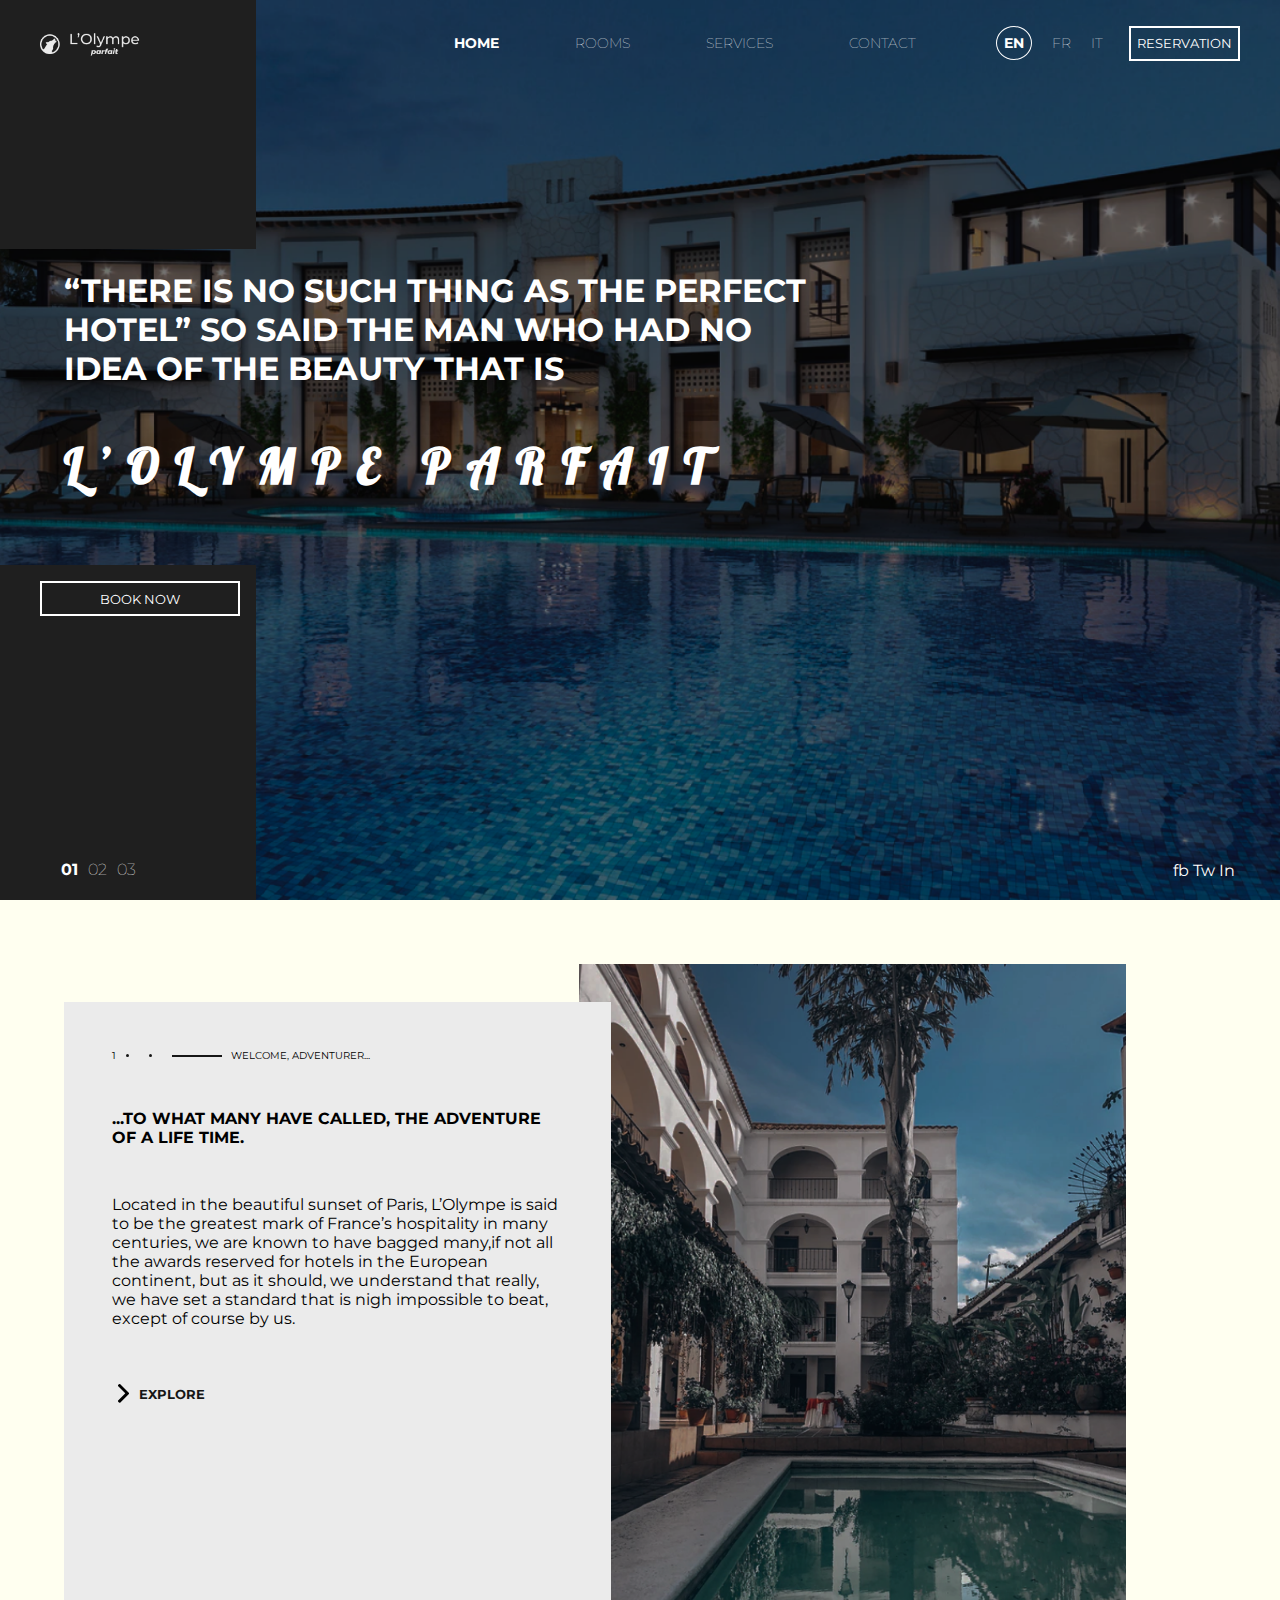
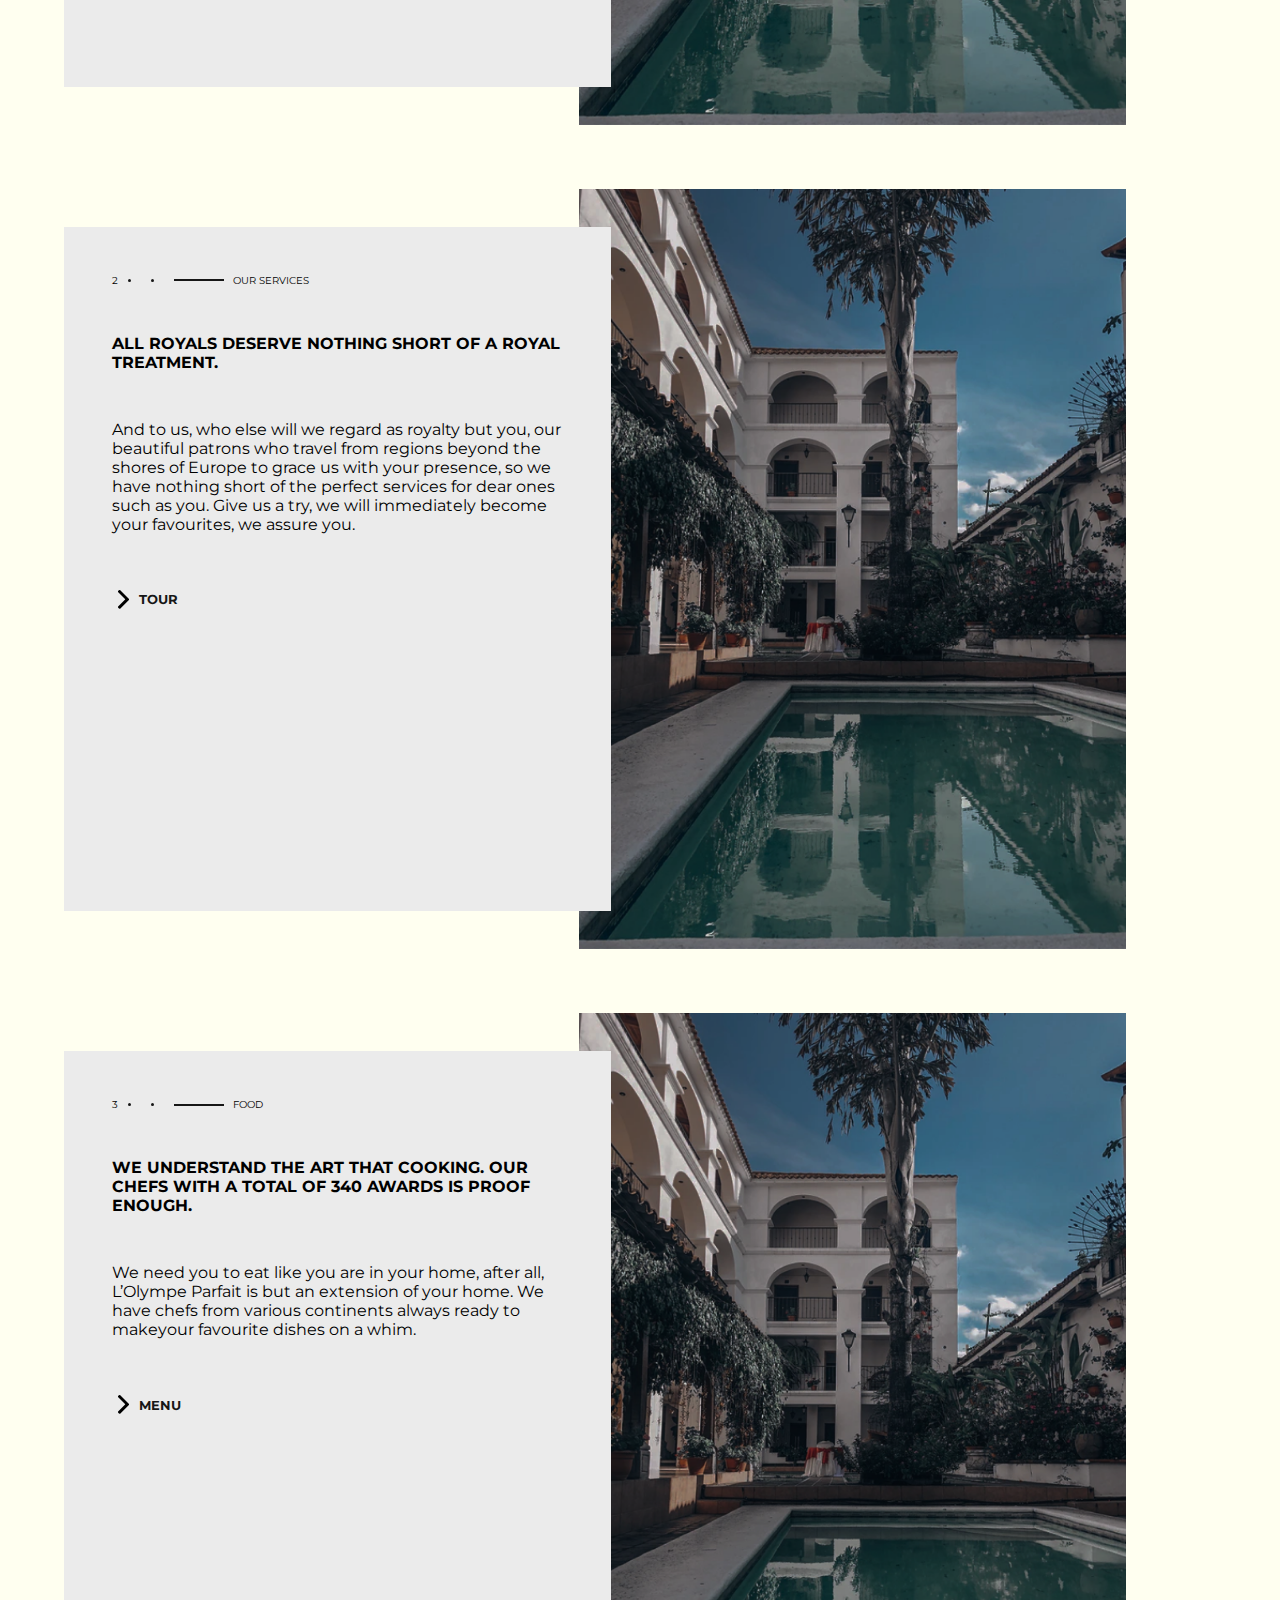
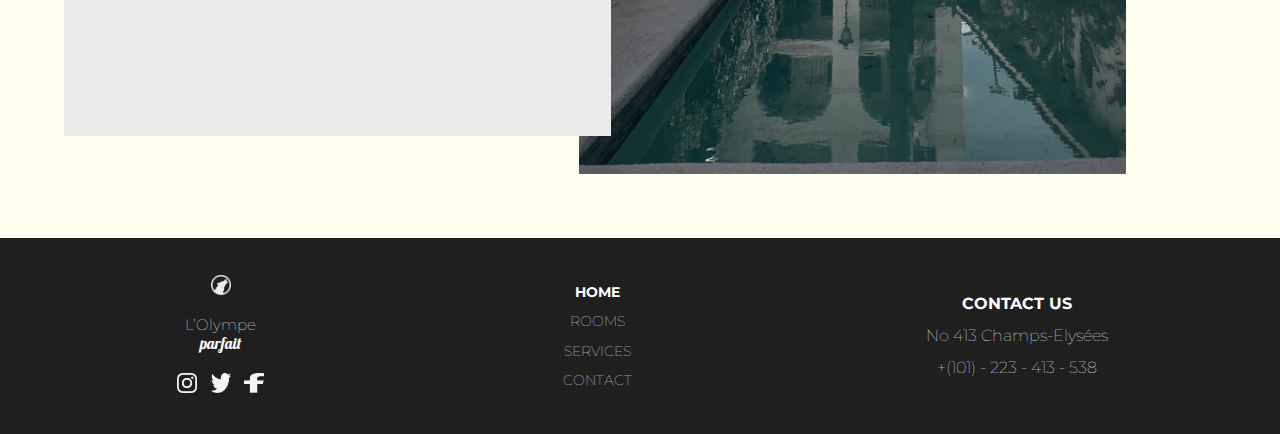
<file: index.html>
<!DOCTYPE html>
<html lang="en">
<head>
  <meta charset="UTF-8">
  <meta name="viewport" content="width=device-width, initial-scale=1.0">
  <link rel="stylesheet" href="css/header-nav.css">
  <link rel="stylesheet" href="css/landing-page.css">
  <link rel="stylesheet" href="/css/footer.css">
  <link href="https://fonts.googleapis.com/css2?family=Lobster&family=Montserrat:wght@100;300;400&display=swap" rel="stylesheet">
  <title>Team Neon-Omega</title>
</head>
<body>
  <!-- ------ BACKGROUND CAROUSEL --------------- -->
  <div class="carousel slide carousel-fade" data-ride="carousel">
    <div class="item active">
    </div>
    <div class="item">
    </div>
    <div class="item">
    </div>
</div>
  <section class="header">
    
    <!-- ----------------- HEADER ---------------------------------- -->
    <header>
      <img src="./img/assets/Logo.png" alt="I-Olympe-parfait-logo">
      <nav id="nav">
        <ul class="nav">
          <li class="active">home</li>
          <li><a href="./rooms.html">rooms</a></li>
          <li><a href="./services.html">services</a></li>
          <li><a href="./contact.html">contact</a></li>
        </ul>
        <ul class="lang">
          <li class="active">en</li>
          <li>fr</li>
          <li>it</li>
        </ul>
        <button class="btn reserv">reservation</button>
      </nav>
      <!--  MOBILE HAMBURGER -->
      <img src="./img/assets/hamBurger.png" alt="" id="h_burger" class="hamburger">
    </header>

    <div class="container">
      <div class="gray-div first"></div>
    <h1>“There is no such thing as the perfect hotel” so said the man who had no idea of the beauty that is 
      <br> <p>L’Olympe Parfait</p>
    </h1>

    

    <div class="gray-div second">
      <div class="booking-cont">
        <button class="btn book-now">book now</button>
        <div>
          <div class="counter">
            <ul>
              <li class="active">01</li>
              <li>02</li>
              <li>03</li>
<!--               <li>04</li> -->
            </ul>
          </div>
        </div>
      </div>
    </div>
    </div>
    <div class="social">
      <span><a href="#">fb</a></span>
      <span><a href="#">tw</a></span>
      <span><a href="#">in</a></span>
    </div>
  </section>
  <main>
    <!-- build main content here -->
    <section class="home-main-cont">
      <div class="container">
        
        <div class="info">
          <div class="title-cont">
            <span class="num">1</span>
            <p class="dot"></p>
            <p class="dot"></p>
            <p class="line"></p>
            <span class="title">WELCOME, ADVENTURER...</span>
          </div>
          <h4 class="info-header">
            ...TO WHAT MANY HAVE CALLED, THE ADVENTURE OF A LIFE TIME.
          </h4>
          <p class="info-paragraph">
            Located in the beautiful sunset of Paris, 
            L’Olympe is said to be the greatest mark of France’s 
            hospitality in many centuries, we are known to have 
            bagged many,if not all the awards reserved for hotels 
            in the European continent, but as it should, we 
            understand that really, we have set a standard that is 
            nigh impossible to beat, except of course by us.
          </p>
          <button cla\btn><img src="/img/assets/arrow-right.png" alt=""> explore</button>
        </div>

        <div class="img-cont">
          <img src="/img/img-4.png" alt="">
        </div>
      </div>
      <div class="container">
        
        <div class="info">
          <div class="title-cont">
            <span class="num">2</span>
            <p class="dot"></p>
            <p class="dot"></p>
            <p class="line"></p>
            <span class="title">OUR SERVICES</span>
          </div>
          <h4 class="info-header">
            ALL ROYALS DESERVE NOTHING SHORT OF A ROYAL TREATMENT.
          </h4>
          <p class="info-paragraph">
            And to us, who else will we regard as royalty but you, 
            our beautiful patrons who travel from regions beyond
            the shores of Europe to grace us with your presence, so
            we have nothing short of the perfect services for dear 
            ones such as you. Give us a try, we will immediately become your favourites, we assure you.
          </p>
          <button cla\btn><img src="/img/assets/arrow-right.png" alt=""> tour</button>
        </div>

        <div class="img-cont">
          <img src="/img/img-4.png" alt="">
        </div>
      </div>
      <div class="container">
        
        <div class="info">
          <div class="title-cont">
            <span class="num">3</span>
            <p class="dot"></p>
            <p class="dot"></p>
            <p class="line"></p>
            <span class="title">FOOD</span>
          </div>
          <h4 class="info-header">
            WE UNDERSTAND THE ART THAT
            COOKING. OUR CHEFS WITH A
            TOTAL OF 340 AWARDS IS PROOF ENOUGH.
          </h4>
          <p class="info-paragraph">
            We need you to eat like you are in your home, after all,
            L’Olympe Parfait is but an extension of your home. We
            have chefs from various continents always ready to makeyour favourite dishes on a whim. 
          </p>
          <button cla\btn><img src="/img/assets/arrow-right.png" alt=""> MENU</button>
        </div>

        <div class="img-cont">
          <img src="/img/img-4.png" alt="">
        </div>
      </div>
    </section>
  </main>
  <!-- dont do the footer -->
  <footer>
    <div class="logo-socials-cont">
      <img src="/img/footer-logo.png" alt="logo">
      <p> L’Olympe <br> <span>parfait</span></p>
      <div class="socials">
        <img src="/img/assets/ig.png" alt="">
        <img src="/img/assets/twitter.png" alt="">
        <img src="/img/assets/fb.png" alt="">
      </div>
    </div>
    <div class="footer-nav">
      <ul>
        <li class="active">home</li>
          <li><a href="./rooms.html">rooms</a></li>
          <li><a href="./services.html">services</a></li>
          <li><a href="./contact.html">contact</a></li>
      </ul>
    </div>
    <div class="footer-contact">
      <p>CONTACT US</p>
      <p>No 413 Champs-Elysées</p>
      <p>+(101) - 223 - 413 - 538</p>
    </div>
  </footer>
  <script src="js/script.js"></script>
</body>
</html>
</file>
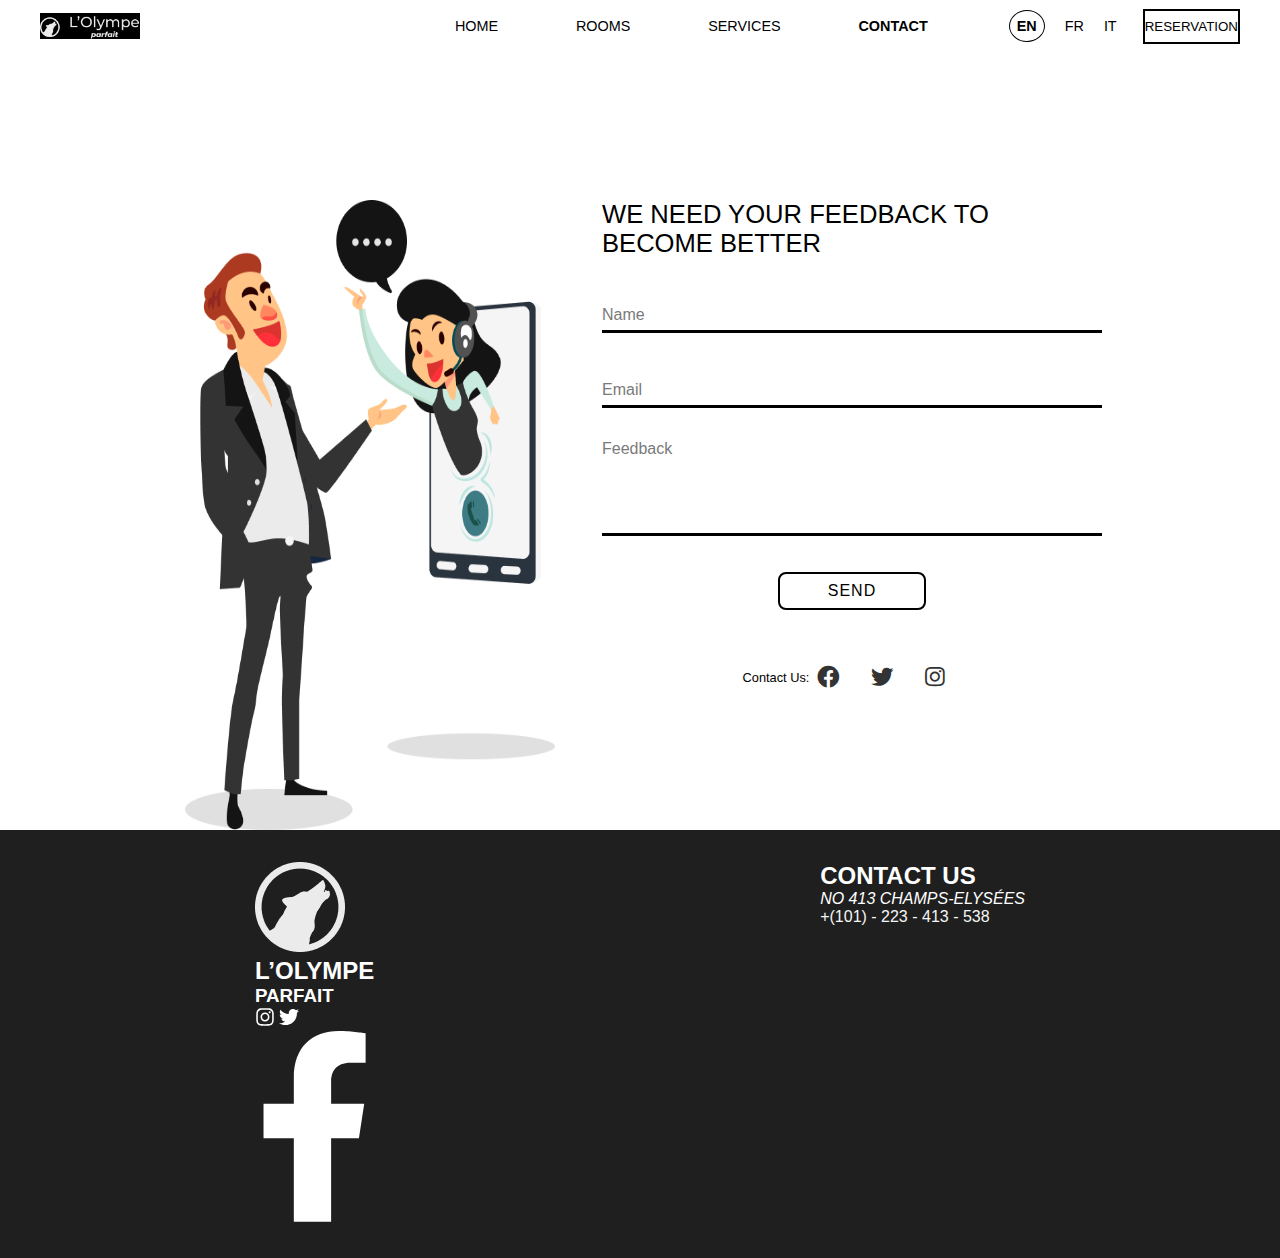
<file: contact.html>
<!DOCTYPE html>
<html lang="en">
<head>
  <meta charset="UTF-8">
  <meta name="viewport" content="width=device-width, initial-scale=1.0">
  <link rel="stylesheet" href="https://cdnjs.cloudflare.com/ajax/libs/font-awesome/5.13.0/css/all.min.css">
  <link rel="stylesheet" href="./css/header-nav.css">
  <link rel="stylesheet" href="./css/contact.css">
  <link rel="stylesheet" href="./css/footer.css">
  <title>Contact</title>
</head>
<body>
  <section class="header" style="color: black">
    
    <!-- ----------------- HEADER ---------------------------------- -->
    <header>
      <img src="./img/assets/Logo.png" alt="I-Olympe-parfait-logo" style="color: black; background-color: black;">
      <nav id="nav">
        <ul class="nav">
          <li><a href="./index.html">home</a></li>
          <li><a href="./rooms.html">rooms</a></li>
          <li><a href="./services.html">services</a></li>
          <li class="active"><a href="./contact.html">contact</a></li>
        </ul>
        <ul class="lang">
          <li class="active" style="border-color: black;">en</li>
          <li>fr</li>
          <li>it</li>
        </ul>
        <button class="btn reserv" style='border-color: black;color: black;'>reservation</button>
      </nav>
      <img src="./img/assets/hamBurger.png" alt="" id="h_burger" class="hamburger">
    </header>

    <main>
      <section>
        <div class="images-section">
          <img src="./img/feedback.png" alt=''>


        </div>
      </section>
      <section class="form-section">
        <h2>We need your feedback to become better</h2>
        <div class="form__input">
          <input type="text" name="name" required="" autocomplete="none">
          <label for="name">Name</label>
        </div>
        <div class="form__input">
          <input type="email" name="email" required="" autocomplete="none">
          <label for="email">Email</label>
        </div>
        <div class="form__input">
          <textarea name="feedback" required="" autocomplete="none"></textarea>
          <label for="feedback">Feedback</label>
        </div>
        <div class="form__button">
          <input type="submit" value="SEND">
        </div>
        <div class="form-section__footer">
          <p>Contact Us: </p>
          <div class="icons">
            <i class="fab fa-facebook"></i>
            <i class="fab fa-twitter"></i>
            <i class="fab fa-instagram"></i>
          </div>
        </div>
      </section>
    </main>

    <footer>
      <div class="icons-socials">
        <img src="img/footer-logo.png" alt="logo">
        <h2>L’Olympe</h2>
        <h3>parfait</h3>
        <div class="footer-social">
          <svg width=20 height=20 aria-hidden="true" focusable="false" data-prefix="fab" data-icon="instagram" class="svg-inline--fa fa-instagram fa-w-14" role="img" xmlns="http://www.w3.org/2000/svg" viewBox="0 0 448 512"><path fill="currentColor" d="M224.1 141c-63.6 0-114.9 51.3-114.9 114.9s51.3 114.9 114.9 114.9S339 319.5 339 255.9 287.7 141 224.1 141zm0 189.6c-41.1 0-74.7-33.5-74.7-74.7s33.5-74.7 74.7-74.7 74.7 33.5 74.7 74.7-33.6 74.7-74.7 74.7zm146.4-194.3c0 14.9-12 26.8-26.8 26.8-14.9 0-26.8-12-26.8-26.8s12-26.8 26.8-26.8 26.8 12 26.8 26.8zm76.1 27.2c-1.7-35.9-9.9-67.7-36.2-93.9-26.2-26.2-58-34.4-93.9-36.2-37-2.1-147.9-2.1-184.9 0-35.8 1.7-67.6 9.9-93.9 36.1s-34.4 58-36.2 93.9c-2.1 37-2.1 147.9 0 184.9 1.7 35.9 9.9 67.7 36.2 93.9s58 34.4 93.9 36.2c37 2.1 147.9 2.1 184.9 0 35.9-1.7 67.7-9.9 93.9-36.2 26.2-26.2 34.4-58 36.2-93.9 2.1-37 2.1-147.8 0-184.8zM398.8 388c-7.8 19.6-22.9 34.7-42.6 42.6-29.5 11.7-99.5 9-132.1 9s-102.7 2.6-132.1-9c-19.6-7.8-34.7-22.9-42.6-42.6-11.7-29.5-9-99.5-9-132.1s-2.6-102.7 9-132.1c7.8-19.6 22.9-34.7 42.6-42.6 29.5-11.7 99.5-9 132.1-9s102.7-2.6 132.1 9c19.6 7.8 34.7 22.9 42.6 42.6 11.7 29.5 9 99.5 9 132.1s2.7 102.7-9 132.1z"></path></svg>
          <svg width=20 height=20 aria-hidden="true" focusable="false" data-prefix="fab" data-icon="twitter" class="svg-inline--fa fa-twitter fa-w-16" role="img" xmlns="http://www.w3.org/2000/svg" viewBox="0 0 512 512"><path fill="currentColor" d="M459.37 151.716c.325 4.548.325 9.097.325 13.645 0 138.72-105.583 298.558-298.558 298.558-59.452 0-114.68-17.219-161.137-47.106 8.447.974 16.568 1.299 25.34 1.299 49.055 0 94.213-16.568 130.274-44.832-46.132-.975-84.792-31.188-98.112-72.772 6.498.974 12.995 1.624 19.818 1.624 9.421 0 18.843-1.3 27.614-3.573-48.081-9.747-84.143-51.98-84.143-102.985v-1.299c13.969 7.797 30.214 12.67 47.431 13.319-28.264-18.843-46.781-51.005-46.781-87.391 0-19.492 5.197-37.36 14.294-52.954 51.655 63.675 129.3 105.258 216.365 109.807-1.624-7.797-2.599-15.918-2.599-24.04 0-57.828 46.782-104.934 104.934-104.934 30.213 0 57.502 12.67 76.67 33.137 23.715-4.548 46.456-13.32 66.599-25.34-7.798 24.366-24.366 44.833-46.132 57.827 21.117-2.273 41.584-8.122 60.426-16.243-14.292 20.791-32.161 39.308-52.628 54.253z"></path></svg>
          <svg aria-hidden="true" focusable="false" data-prefix="fab" data-icon="facebook-f" class="svg-inline--fa fa-facebook-f fa-w-10" role="img" xmlns="http://www.w3.org/2000/svg" viewBox="0 0 320 512"><path fill="currentColor" d="M279.14 288l14.22-92.66h-88.91v-60.13c0-25.35 12.42-50.06 52.24-50.06h40.42V6.26S260.43 0 225.36 0c-73.22 0-121.08 44.38-121.08 124.72v70.62H22.89V288h81.39v224h100.17V288z"></path></svg>
        </div>
      </div>
      <div class="contact-info">
        <h2>Contact Us</h2>
        <address>No 413 Champs-Elysées</address>
        <a href="tel:101223413538">+(101) - 223 - 413 - 538</a>
      </div>
    </footer>

  <script src="js/script.js"></script>
</body>
</html>
</file>
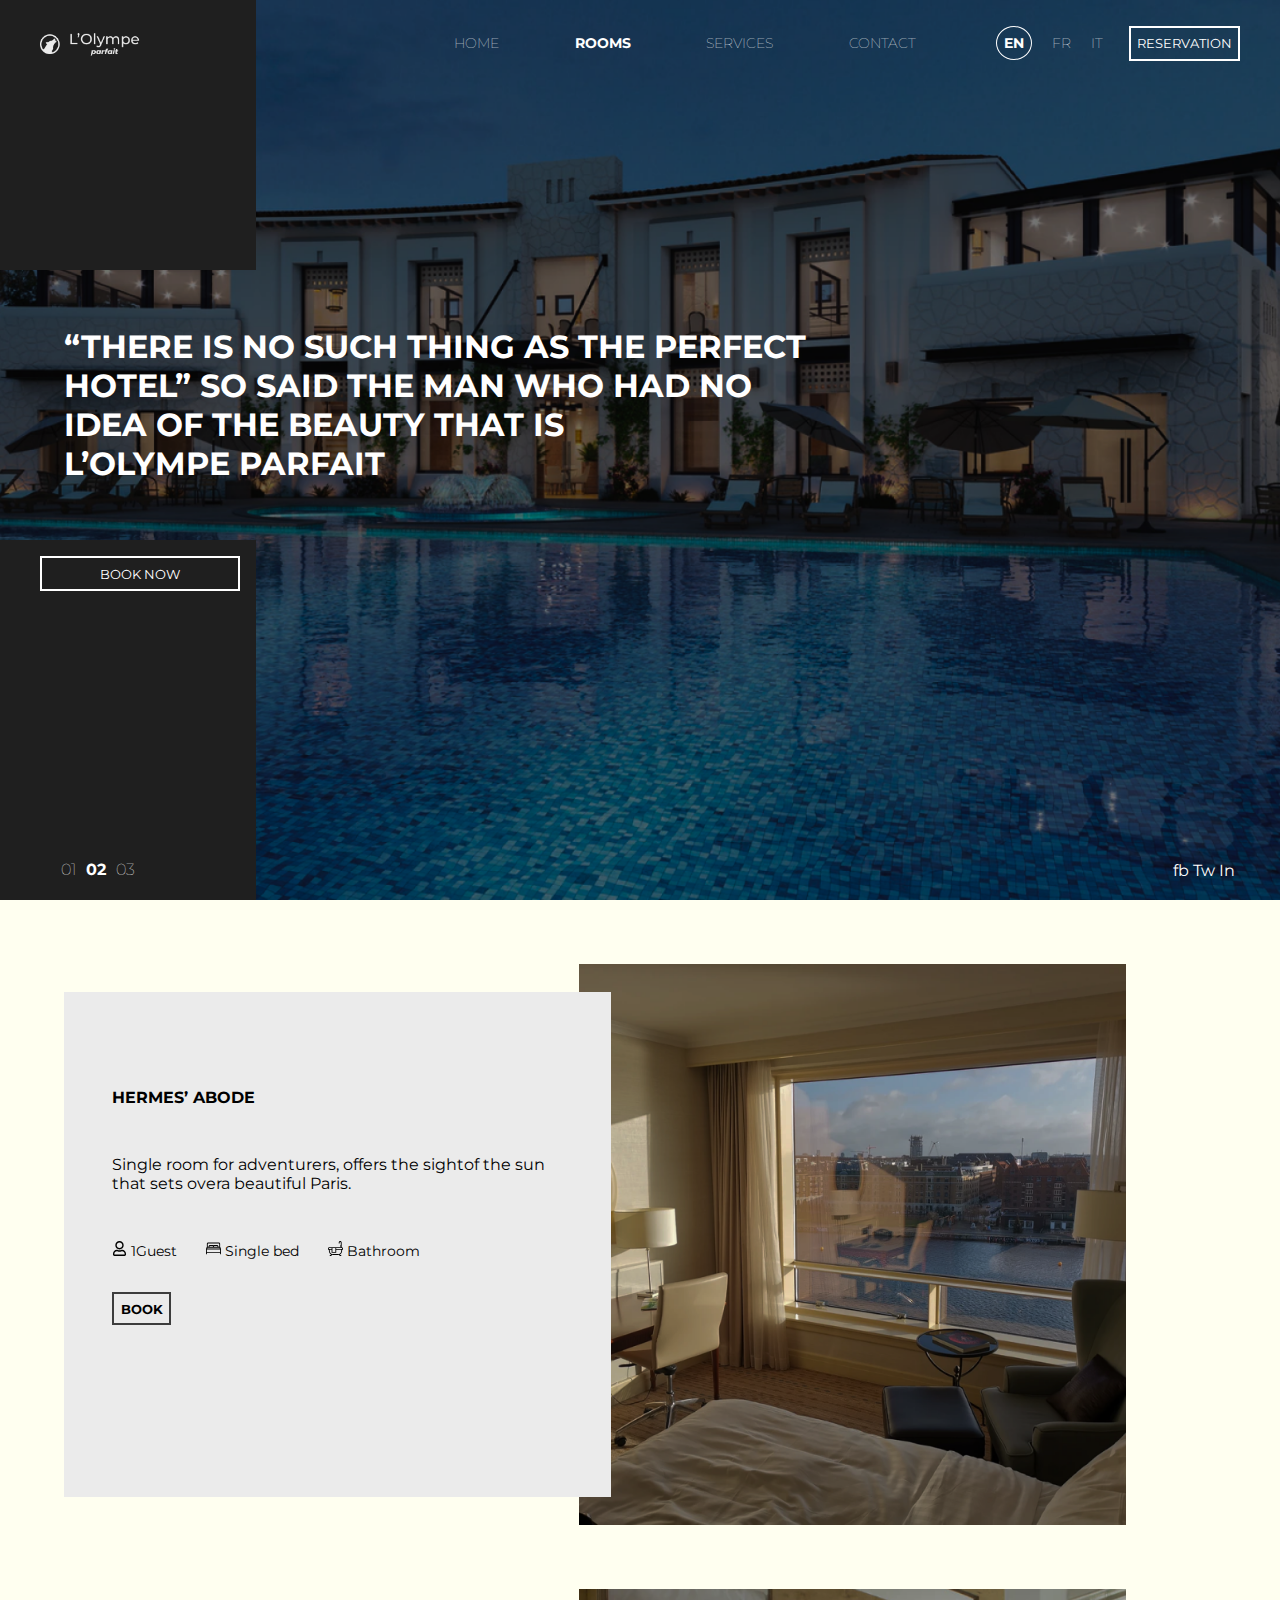
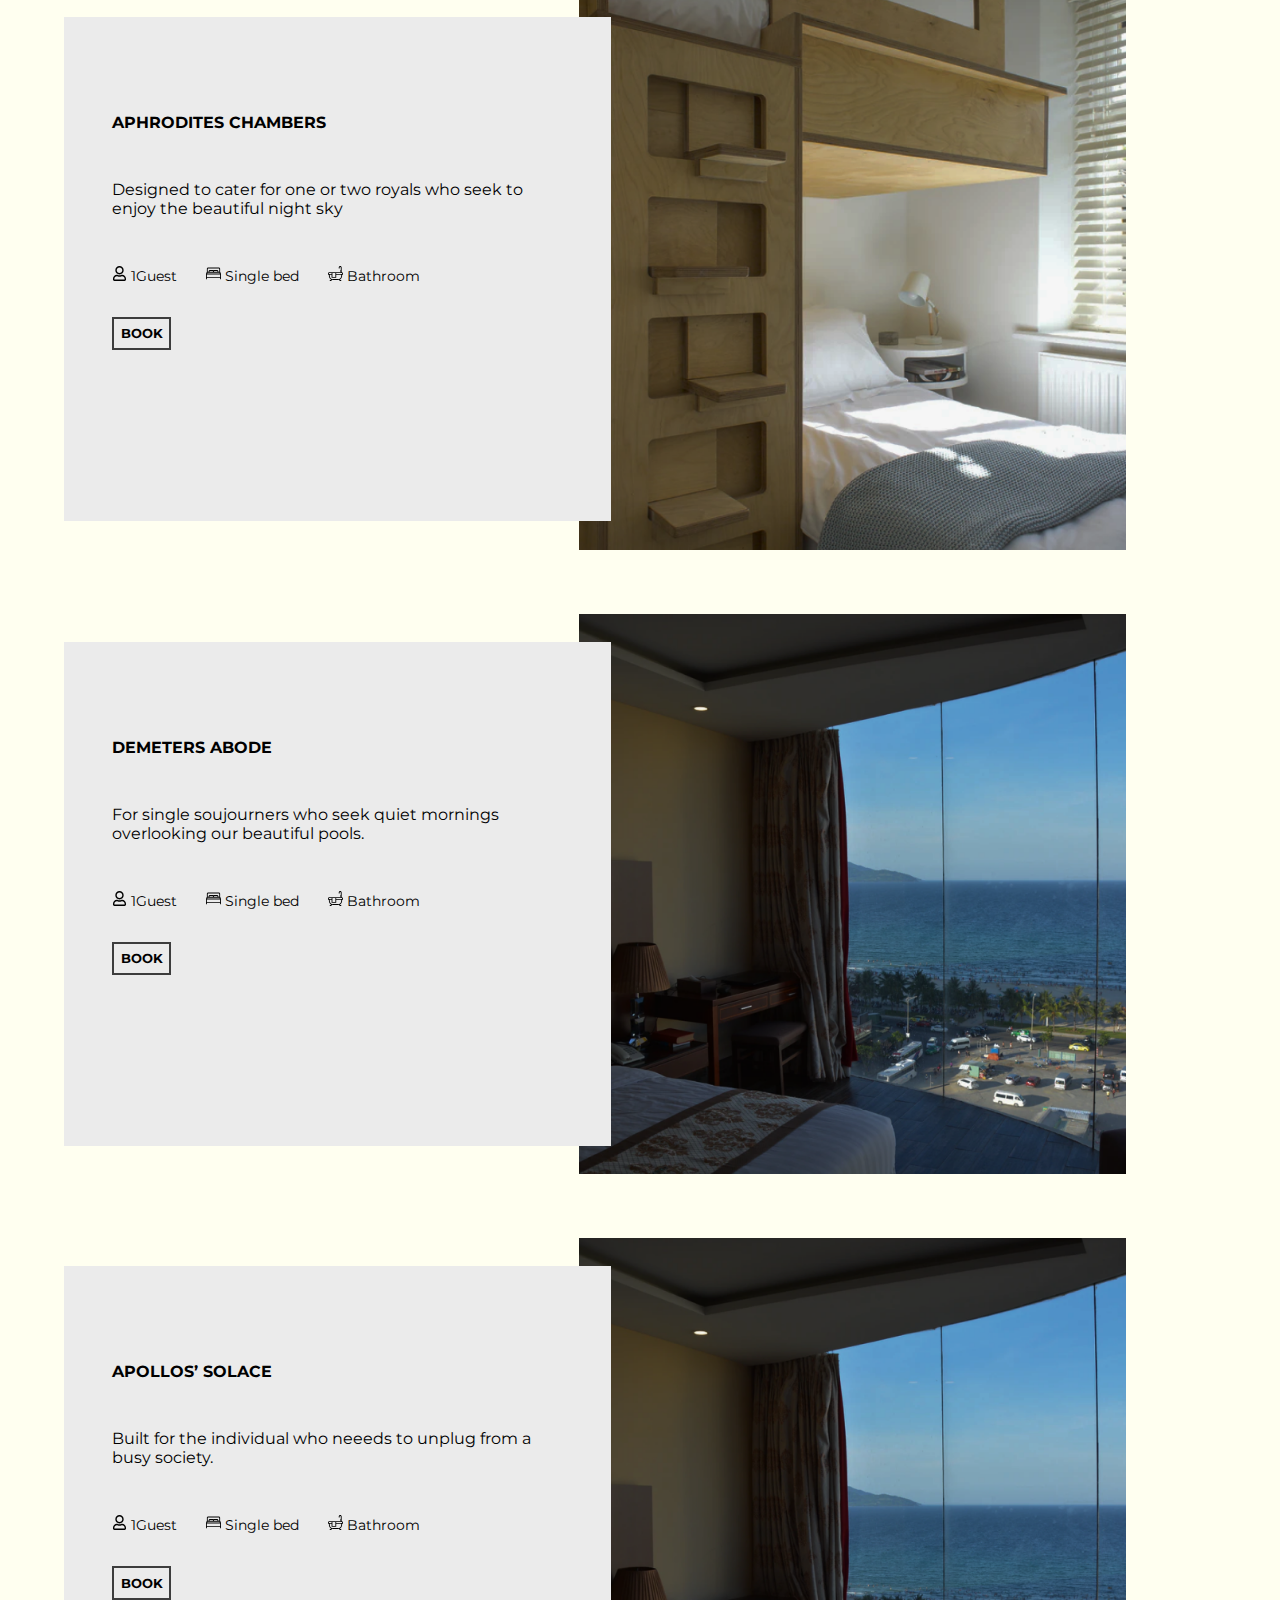
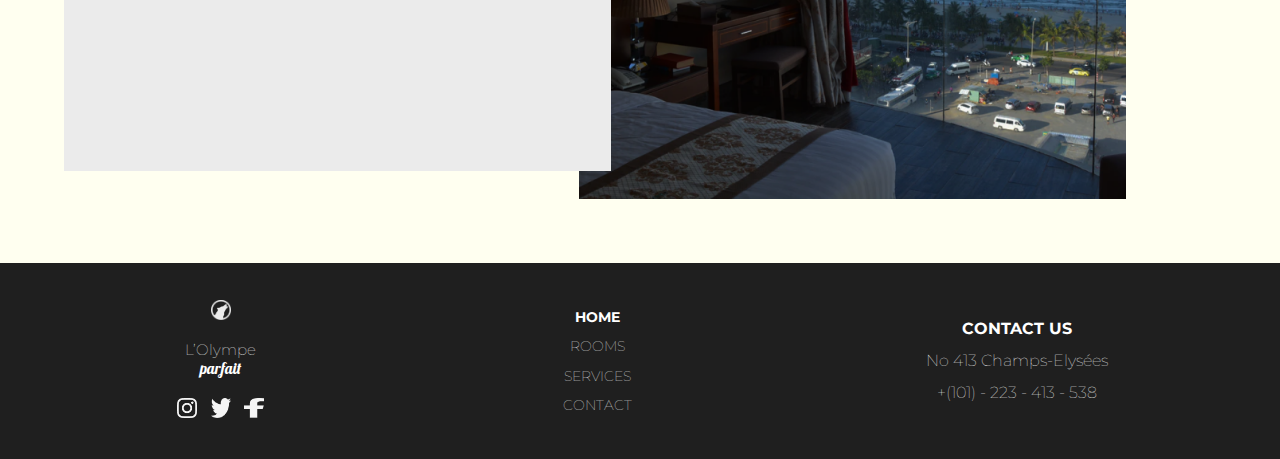
<file: rooms.html>
<!DOCTYPE html>
<html lang="en">
<head>
  <meta charset="UTF-8">
  <meta name="viewport" content="width=device-width, initial-scale=1.0">
  <link rel="stylesheet" href="css/header-nav.css">
  <link rel="stylesheet" href="css/landing-page.css">
  <link href="https://fonts.googleapis.com/css2?family=Lobster&family=Montserrat:wght@100;300;400&display=swap" rel="stylesheet">
  <link rel="stylesheet" href="css/rooms.css">
  <link rel="stylesheet" href="css/footer.css">
  
  <title>Team Neon-Omega</title>
</head>
<body>
  <!-- ------ BACKGROUND CAROUSEL --------------- -->
  <div class="carousel slide carousel-fade" data-ride="carousel">
        <div class="item active">
        </div>
        <div class="item">
        </div>
        <div class="item">
        </div>
  </div>
  <!-- HEADER -->
  <section class="header">
    
    <!-- ----------------- HEADER ---------------------------------- -->
    <header>
      <img src="./img/assets/Logo.png" alt="I-Olympe-parfait-logo">
      <nav id="nav">
        <ul class="nav">
          <li><a href="./index.html">home</a></li>
          <li class="active"><a href="./rooms.html">rooms</a></li>
          <li><a href="./services.html">services</a></li>
          <li><a href="./contact.html">contact</a></li>
        </ul>
        <ul class="lang">
          <li class="active">en</li>
          <li>fr</li>
          <li>it</li>
        </ul>
        <button class="btn reserv">reservation</button>
      </nav>
      <img src="./img/assets/hamBurger.png" alt="" id="h_burger" class="hamburger">
    </header>

    <div class="container">
      <div class="gray-div first"></div>
    <h1>“There is no such thing as the perfect hotel” so said the man who had no idea of the beauty that is 
      <br> <span>L’Olympe Parfait</span>
    </h1>

    

    <div class="gray-div second">
      <div class="booking-cont">
        <button class="btn book-now">book now</button>
        <div>
          <div class="counter">
            <ul>
              <li>01</li>
              <li class="active">02</li>
              <li>03</li>
<!--               <li>04</li> -->
            </ul>
          </div>
        </div>
      </div>
    </div>
    </div>
    <div class="social">
      <span><a href="#">fb</a></span>
      <span><a href="#">tw</a></span>
      <span><a href="#">in</a></span>
    </div>
  </section>
  <main>
    <!-- build main content here -->
    <section class="home-main-cont">
      <div class="container">
        
        <div class="info"> 
          <!-- <div class="title-cont">
            <span class="num">1</span>
            <p class="dot"></p>
            <p class="dot"></p>
            <p class="line"></p>
            <span class="title">WELCOME, ADVENTURER...</span>
          </div> -->
          <h4 class="info-header">
            HERMES’ ABODE
          </h4>
          <p class="info-paragraph">
            Single room for adventurers, offers the
            sightof the sun that sets overa beautiful
            Paris. 
          </p>
          <div class="features">
            <ul class="ul">
              <li>
                <svg width="15" height="15" viewBox="0 0 20 23" fill="none" xmlns="http://www.w3.org/2000/svg">
                <path d="M14 13.5714C12.7188 13.5714 12.1027 14.2857 10 14.2857C7.89732 14.2857 7.28571 13.5714 6 13.5714C2.6875 13.5714 0 16.2589 0 19.5714V20.7143C0 21.8973 0.959821 22.8571 2.14286 22.8571H17.8571C19.0402 22.8571 20 21.8973 20 20.7143V19.5714C20 16.2589 17.3125 13.5714 14 13.5714ZM17.8571 20.7143H2.14286V19.5714C2.14286 17.4464 3.875 15.7143 6 15.7143C6.65179 15.7143 7.70982 16.4286 10 16.4286C12.308 16.4286 13.3438 15.7143 14 15.7143C16.125 15.7143 17.8571 17.4464 17.8571 19.5714V20.7143ZM10 12.8571C13.5491 12.8571 16.4286 9.97768 16.4286 6.42857C16.4286 2.87946 13.5491 0 10 0C6.45089 0 3.57143 2.87946 3.57143 6.42857C3.57143 9.97768 6.45089 12.8571 10 12.8571ZM10 2.14286C12.3616 2.14286 14.2857 4.06696 14.2857 6.42857C14.2857 8.79018 12.3616 10.7143 10 10.7143C7.63839 10.7143 5.71429 8.79018 5.71429 6.42857C5.71429 4.06696 7.63839 2.14286 10 2.14286Z" fill="black"></path>
                </svg> 1Guest
              </li>
              <li>
                <svg width="15" height="15" viewBox="0 0 20 16" fill="none" xmlns="http://www.w3.org/2000/svg">
                <path d="M19.5086 8.05055C19.5736 7.86715 19.6094 7.67 19.6094 7.46461C19.6094 6.85793 19.3004 6.32211 18.8316 6.00609V1.75781C18.8316 0.788555 18.0431 0 17.0738 0H2.92617C1.95691 0 1.16836 0.788555 1.16836 1.75781V6.00609C0.69957 6.32211 0.390625 6.85793 0.390625 7.46461C0.390625 7.67 0.426367 7.86715 0.491406 8.05055H0V15.5505H1.17188V13.7573H18.8281V15.5505H20V8.05055H19.5086ZM2.92617 1.17188H17.0738C17.3969 1.17188 17.6598 1.43473 17.6598 1.75781V5.7068H16.4896V5.12086C16.4896 4.1516 15.701 3.36305 14.7318 3.36305H11.1719C10.722 3.36305 10.3112 3.53313 10 3.81207C9.68875 3.53309 9.27801 3.36305 8.82812 3.36305H5.26824C4.29898 3.36305 3.51043 4.1516 3.51043 5.12086V5.7068H2.34023V1.75781C2.34023 1.43473 2.60309 1.17188 2.92617 1.17188ZM9.41406 5.7068H4.6823V5.12086C4.6823 4.79777 4.94516 4.53492 5.26824 4.53492H8.82812C9.15121 4.53492 9.41406 4.79777 9.41406 5.12086V5.7068ZM10.5859 5.12086C10.5859 4.79777 10.8488 4.53492 11.1719 4.53492H14.7318C15.0548 4.53492 15.3177 4.79777 15.3177 5.12086V5.7068H10.5859V5.12086ZM1.5625 7.46461C1.5625 7.14152 1.82535 6.87867 2.14844 6.87867H17.8516C18.1746 6.87867 18.4375 7.14152 18.4375 7.46461C18.4375 7.78769 18.1746 8.05055 17.8516 8.05055H2.14844C1.82535 8.05055 1.5625 7.78769 1.5625 7.46461ZM1.17188 9.22242H18.8281V12.5855H1.17188V9.22242Z" fill="black"></path>
                </svg> Single bed
              </li>
              <li>
                <svg width="15" height="15" viewBox="0 0 20 20" fill="none" xmlns="http://www.w3.org/2000/svg">
                <path d="M20 9.98039C20 9.03312 19.2294 8.26246 18.2821 8.26246H18.2285V1.95461C18.2285 0.876836 17.3517 0 16.2739 0C15.1961 0 14.3193 0.876836 14.3193 1.95461V3.35H15.4911V1.95461C15.4911 1.52301 15.8423 1.17188 16.2739 1.17188C16.7055 1.17188 17.0566 1.52301 17.0566 1.95461V6.08641H16.008V7.25828H17.0566V8.26246H1.71789C0.770625 8.2625 0 9.03312 0 9.98039V11.7711H1.19535V13.1941C1.19535 15.255 2.35992 17.0488 4.06539 17.9529L3.68773 18.8281H2.35746V20H4.4584L5.15516 18.3852C5.60852 18.5096 6.08543 18.5764 6.5777 18.5764H13.4223C13.9146 18.5764 14.3916 18.5096 14.8449 18.3852L15.5416 20H17.6426V18.8281H16.3123L15.9346 17.9529C17.6401 17.0488 18.8046 15.255 18.8046 13.1941V11.7711H20V9.98039ZM9.79863 9.43437V14.5573H5.91902V9.43437H9.79863ZM1.17188 10.5992V9.98039C1.17188 9.6793 1.41684 9.43434 1.71789 9.43434H4.74715V10.5991H1.19535H1.17188V10.5992ZM17.6328 13.1941C17.6328 15.5157 15.7439 17.4045 13.4223 17.4045H6.5777C4.25605 17.4045 2.36723 15.5157 2.36723 13.1941V11.7711H4.74715V15.7291H10.9705V11.7711H17.6328V13.1941ZM18.8281 10.5992H18.8046H10.9705V9.43437H18.2821C18.5832 9.43437 18.8281 9.67934 18.8281 9.98043V10.5992Z" fill="black"></path>
                </svg> Bathroom
              </li>
            </ul>
          </div>
          <button class="book-btn">
            <a href="#">Book</a>
          </button>
        </div>

        <div class="img-cont">
          <img src="/img/hermes.png" alt="">
        </div>
      </div>
      <div class="container">
        
        <div class="info">
          <!-- <div class="title-cont">
            <span class="num">2</span>
            <p class="dot"></p>
            <p class="dot"></p>
            <p class="line"></p>
            <span class="title">OUR SERVICES</span>
          </div> -->
          
          <h4 class="info-header">
            APHRODITES CHAMBERS
          </h4>
          <p class="info-paragraph">
            Designed to cater for one or two royals who seek to enjoy the beautiful night sky
          </p>
          <div class="features">
            <ul class="ul">
              <li>
                <svg width="15" height="15" viewBox="0 0 20 23" fill="none" xmlns="http://www.w3.org/2000/svg">
                <path d="M14 13.5714C12.7188 13.5714 12.1027 14.2857 10 14.2857C7.89732 14.2857 7.28571 13.5714 6 13.5714C2.6875 13.5714 0 16.2589 0 19.5714V20.7143C0 21.8973 0.959821 22.8571 2.14286 22.8571H17.8571C19.0402 22.8571 20 21.8973 20 20.7143V19.5714C20 16.2589 17.3125 13.5714 14 13.5714ZM17.8571 20.7143H2.14286V19.5714C2.14286 17.4464 3.875 15.7143 6 15.7143C6.65179 15.7143 7.70982 16.4286 10 16.4286C12.308 16.4286 13.3438 15.7143 14 15.7143C16.125 15.7143 17.8571 17.4464 17.8571 19.5714V20.7143ZM10 12.8571C13.5491 12.8571 16.4286 9.97768 16.4286 6.42857C16.4286 2.87946 13.5491 0 10 0C6.45089 0 3.57143 2.87946 3.57143 6.42857C3.57143 9.97768 6.45089 12.8571 10 12.8571ZM10 2.14286C12.3616 2.14286 14.2857 4.06696 14.2857 6.42857C14.2857 8.79018 12.3616 10.7143 10 10.7143C7.63839 10.7143 5.71429 8.79018 5.71429 6.42857C5.71429 4.06696 7.63839 2.14286 10 2.14286Z" fill="black"></path>
                </svg> 1Guest
              </li>
              <li>
                <svg width="15" height="15" viewBox="0 0 20 16" fill="none" xmlns="http://www.w3.org/2000/svg">
                <path d="M19.5086 8.05055C19.5736 7.86715 19.6094 7.67 19.6094 7.46461C19.6094 6.85793 19.3004 6.32211 18.8316 6.00609V1.75781C18.8316 0.788555 18.0431 0 17.0738 0H2.92617C1.95691 0 1.16836 0.788555 1.16836 1.75781V6.00609C0.69957 6.32211 0.390625 6.85793 0.390625 7.46461C0.390625 7.67 0.426367 7.86715 0.491406 8.05055H0V15.5505H1.17188V13.7573H18.8281V15.5505H20V8.05055H19.5086ZM2.92617 1.17188H17.0738C17.3969 1.17188 17.6598 1.43473 17.6598 1.75781V5.7068H16.4896V5.12086C16.4896 4.1516 15.701 3.36305 14.7318 3.36305H11.1719C10.722 3.36305 10.3112 3.53313 10 3.81207C9.68875 3.53309 9.27801 3.36305 8.82812 3.36305H5.26824C4.29898 3.36305 3.51043 4.1516 3.51043 5.12086V5.7068H2.34023V1.75781C2.34023 1.43473 2.60309 1.17188 2.92617 1.17188ZM9.41406 5.7068H4.6823V5.12086C4.6823 4.79777 4.94516 4.53492 5.26824 4.53492H8.82812C9.15121 4.53492 9.41406 4.79777 9.41406 5.12086V5.7068ZM10.5859 5.12086C10.5859 4.79777 10.8488 4.53492 11.1719 4.53492H14.7318C15.0548 4.53492 15.3177 4.79777 15.3177 5.12086V5.7068H10.5859V5.12086ZM1.5625 7.46461C1.5625 7.14152 1.82535 6.87867 2.14844 6.87867H17.8516C18.1746 6.87867 18.4375 7.14152 18.4375 7.46461C18.4375 7.78769 18.1746 8.05055 17.8516 8.05055H2.14844C1.82535 8.05055 1.5625 7.78769 1.5625 7.46461ZM1.17188 9.22242H18.8281V12.5855H1.17188V9.22242Z" fill="black"></path>
                </svg> Single bed
              </li>
              <li>
                <svg width="15" height="15" viewBox="0 0 20 20" fill="none" xmlns="http://www.w3.org/2000/svg">
                <path d="M20 9.98039C20 9.03312 19.2294 8.26246 18.2821 8.26246H18.2285V1.95461C18.2285 0.876836 17.3517 0 16.2739 0C15.1961 0 14.3193 0.876836 14.3193 1.95461V3.35H15.4911V1.95461C15.4911 1.52301 15.8423 1.17188 16.2739 1.17188C16.7055 1.17188 17.0566 1.52301 17.0566 1.95461V6.08641H16.008V7.25828H17.0566V8.26246H1.71789C0.770625 8.2625 0 9.03312 0 9.98039V11.7711H1.19535V13.1941C1.19535 15.255 2.35992 17.0488 4.06539 17.9529L3.68773 18.8281H2.35746V20H4.4584L5.15516 18.3852C5.60852 18.5096 6.08543 18.5764 6.5777 18.5764H13.4223C13.9146 18.5764 14.3916 18.5096 14.8449 18.3852L15.5416 20H17.6426V18.8281H16.3123L15.9346 17.9529C17.6401 17.0488 18.8046 15.255 18.8046 13.1941V11.7711H20V9.98039ZM9.79863 9.43437V14.5573H5.91902V9.43437H9.79863ZM1.17188 10.5992V9.98039C1.17188 9.6793 1.41684 9.43434 1.71789 9.43434H4.74715V10.5991H1.19535H1.17188V10.5992ZM17.6328 13.1941C17.6328 15.5157 15.7439 17.4045 13.4223 17.4045H6.5777C4.25605 17.4045 2.36723 15.5157 2.36723 13.1941V11.7711H4.74715V15.7291H10.9705V11.7711H17.6328V13.1941ZM18.8281 10.5992H18.8046H10.9705V9.43437H18.2821C18.5832 9.43437 18.8281 9.67934 18.8281 9.98043V10.5992Z" fill="black"></path>
                </svg> Bathroom
              </li>
            </ul>
          </div>
          <button class="book-btn">
            <a href="#">Book</a>
          </button>
        </div>

        <div class="img-cont">
          <img src="/img/aphrodites.png" alt="">
        </div>
      </div>
      <div class="container">
        
        <div class="info">
          <!-- <div class="title-cont">
            <span class="num">3</span>
            <p class="dot"></p>
            <p class="dot"></p>
            <p class="line"></p>
            <span class="title">FOOD</span>
          </div> -->
          <h4 class="info-header">
            DEMETERS ABODE
          </h4>
          <p class="info-paragraph">
            For single soujourners who seek quiet mornings overlooking our beautiful pools.
          </p>
          <div class="features">
            <ul class="ul">
              <li>
                <svg width="15" height="15" viewBox="0 0 20 23" fill="none" xmlns="http://www.w3.org/2000/svg">
                <path d="M14 13.5714C12.7188 13.5714 12.1027 14.2857 10 14.2857C7.89732 14.2857 7.28571 13.5714 6 13.5714C2.6875 13.5714 0 16.2589 0 19.5714V20.7143C0 21.8973 0.959821 22.8571 2.14286 22.8571H17.8571C19.0402 22.8571 20 21.8973 20 20.7143V19.5714C20 16.2589 17.3125 13.5714 14 13.5714ZM17.8571 20.7143H2.14286V19.5714C2.14286 17.4464 3.875 15.7143 6 15.7143C6.65179 15.7143 7.70982 16.4286 10 16.4286C12.308 16.4286 13.3438 15.7143 14 15.7143C16.125 15.7143 17.8571 17.4464 17.8571 19.5714V20.7143ZM10 12.8571C13.5491 12.8571 16.4286 9.97768 16.4286 6.42857C16.4286 2.87946 13.5491 0 10 0C6.45089 0 3.57143 2.87946 3.57143 6.42857C3.57143 9.97768 6.45089 12.8571 10 12.8571ZM10 2.14286C12.3616 2.14286 14.2857 4.06696 14.2857 6.42857C14.2857 8.79018 12.3616 10.7143 10 10.7143C7.63839 10.7143 5.71429 8.79018 5.71429 6.42857C5.71429 4.06696 7.63839 2.14286 10 2.14286Z" fill="black"></path>
                </svg> 1Guest
              </li>
              <li>
                <svg width="15" height="15" viewBox="0 0 20 16" fill="none" xmlns="http://www.w3.org/2000/svg">
                <path d="M19.5086 8.05055C19.5736 7.86715 19.6094 7.67 19.6094 7.46461C19.6094 6.85793 19.3004 6.32211 18.8316 6.00609V1.75781C18.8316 0.788555 18.0431 0 17.0738 0H2.92617C1.95691 0 1.16836 0.788555 1.16836 1.75781V6.00609C0.69957 6.32211 0.390625 6.85793 0.390625 7.46461C0.390625 7.67 0.426367 7.86715 0.491406 8.05055H0V15.5505H1.17188V13.7573H18.8281V15.5505H20V8.05055H19.5086ZM2.92617 1.17188H17.0738C17.3969 1.17188 17.6598 1.43473 17.6598 1.75781V5.7068H16.4896V5.12086C16.4896 4.1516 15.701 3.36305 14.7318 3.36305H11.1719C10.722 3.36305 10.3112 3.53313 10 3.81207C9.68875 3.53309 9.27801 3.36305 8.82812 3.36305H5.26824C4.29898 3.36305 3.51043 4.1516 3.51043 5.12086V5.7068H2.34023V1.75781C2.34023 1.43473 2.60309 1.17188 2.92617 1.17188ZM9.41406 5.7068H4.6823V5.12086C4.6823 4.79777 4.94516 4.53492 5.26824 4.53492H8.82812C9.15121 4.53492 9.41406 4.79777 9.41406 5.12086V5.7068ZM10.5859 5.12086C10.5859 4.79777 10.8488 4.53492 11.1719 4.53492H14.7318C15.0548 4.53492 15.3177 4.79777 15.3177 5.12086V5.7068H10.5859V5.12086ZM1.5625 7.46461C1.5625 7.14152 1.82535 6.87867 2.14844 6.87867H17.8516C18.1746 6.87867 18.4375 7.14152 18.4375 7.46461C18.4375 7.78769 18.1746 8.05055 17.8516 8.05055H2.14844C1.82535 8.05055 1.5625 7.78769 1.5625 7.46461ZM1.17188 9.22242H18.8281V12.5855H1.17188V9.22242Z" fill="black"></path>
                </svg> Single bed
              </li>
              <li>
                <svg width="15" height="15" viewBox="0 0 20 20" fill="none" xmlns="http://www.w3.org/2000/svg">
                <path d="M20 9.98039C20 9.03312 19.2294 8.26246 18.2821 8.26246H18.2285V1.95461C18.2285 0.876836 17.3517 0 16.2739 0C15.1961 0 14.3193 0.876836 14.3193 1.95461V3.35H15.4911V1.95461C15.4911 1.52301 15.8423 1.17188 16.2739 1.17188C16.7055 1.17188 17.0566 1.52301 17.0566 1.95461V6.08641H16.008V7.25828H17.0566V8.26246H1.71789C0.770625 8.2625 0 9.03312 0 9.98039V11.7711H1.19535V13.1941C1.19535 15.255 2.35992 17.0488 4.06539 17.9529L3.68773 18.8281H2.35746V20H4.4584L5.15516 18.3852C5.60852 18.5096 6.08543 18.5764 6.5777 18.5764H13.4223C13.9146 18.5764 14.3916 18.5096 14.8449 18.3852L15.5416 20H17.6426V18.8281H16.3123L15.9346 17.9529C17.6401 17.0488 18.8046 15.255 18.8046 13.1941V11.7711H20V9.98039ZM9.79863 9.43437V14.5573H5.91902V9.43437H9.79863ZM1.17188 10.5992V9.98039C1.17188 9.6793 1.41684 9.43434 1.71789 9.43434H4.74715V10.5991H1.19535H1.17188V10.5992ZM17.6328 13.1941C17.6328 15.5157 15.7439 17.4045 13.4223 17.4045H6.5777C4.25605 17.4045 2.36723 15.5157 2.36723 13.1941V11.7711H4.74715V15.7291H10.9705V11.7711H17.6328V13.1941ZM18.8281 10.5992H18.8046H10.9705V9.43437H18.2821C18.5832 9.43437 18.8281 9.67934 18.8281 9.98043V10.5992Z" fill="black"></path>
                </svg> Bathroom
              </li>
            </ul>
          </div>
          <button class="book-btn">
            <a href="#">Book</a>
          </button>
        </div>

        <div class="img-cont">
          <img src="/img/demeters.png" alt="">
        </div>
      </div>
      <div class="container">
        
        <div class="info">
          <!-- <div class="title-cont">
            <span class="num">3</span>
            <p class="dot"></p>
            <p class="dot"></p>
            <p class="line"></p>
            <span class="title">FOOD</span>
          </div> -->
          <h4 class="info-header">
            APOLLOS’ SOLACE
          </h4>
          <p class="info-paragraph">
            Built for the individual who neeeds to unplug from a busy society.
          </p>
          <div class="features">
            <ul class="ul">
              <li>
                <svg width="15" height="15" viewBox="0 0 20 23" fill="none" xmlns="http://www.w3.org/2000/svg">
                <path d="M14 13.5714C12.7188 13.5714 12.1027 14.2857 10 14.2857C7.89732 14.2857 7.28571 13.5714 6 13.5714C2.6875 13.5714 0 16.2589 0 19.5714V20.7143C0 21.8973 0.959821 22.8571 2.14286 22.8571H17.8571C19.0402 22.8571 20 21.8973 20 20.7143V19.5714C20 16.2589 17.3125 13.5714 14 13.5714ZM17.8571 20.7143H2.14286V19.5714C2.14286 17.4464 3.875 15.7143 6 15.7143C6.65179 15.7143 7.70982 16.4286 10 16.4286C12.308 16.4286 13.3438 15.7143 14 15.7143C16.125 15.7143 17.8571 17.4464 17.8571 19.5714V20.7143ZM10 12.8571C13.5491 12.8571 16.4286 9.97768 16.4286 6.42857C16.4286 2.87946 13.5491 0 10 0C6.45089 0 3.57143 2.87946 3.57143 6.42857C3.57143 9.97768 6.45089 12.8571 10 12.8571ZM10 2.14286C12.3616 2.14286 14.2857 4.06696 14.2857 6.42857C14.2857 8.79018 12.3616 10.7143 10 10.7143C7.63839 10.7143 5.71429 8.79018 5.71429 6.42857C5.71429 4.06696 7.63839 2.14286 10 2.14286Z" fill="black"></path>
                </svg> 1Guest
              </li>
              <li>
                <svg width="15" height="15" viewBox="0 0 20 16" fill="none" xmlns="http://www.w3.org/2000/svg">
                <path d="M19.5086 8.05055C19.5736 7.86715 19.6094 7.67 19.6094 7.46461C19.6094 6.85793 19.3004 6.32211 18.8316 6.00609V1.75781C18.8316 0.788555 18.0431 0 17.0738 0H2.92617C1.95691 0 1.16836 0.788555 1.16836 1.75781V6.00609C0.69957 6.32211 0.390625 6.85793 0.390625 7.46461C0.390625 7.67 0.426367 7.86715 0.491406 8.05055H0V15.5505H1.17188V13.7573H18.8281V15.5505H20V8.05055H19.5086ZM2.92617 1.17188H17.0738C17.3969 1.17188 17.6598 1.43473 17.6598 1.75781V5.7068H16.4896V5.12086C16.4896 4.1516 15.701 3.36305 14.7318 3.36305H11.1719C10.722 3.36305 10.3112 3.53313 10 3.81207C9.68875 3.53309 9.27801 3.36305 8.82812 3.36305H5.26824C4.29898 3.36305 3.51043 4.1516 3.51043 5.12086V5.7068H2.34023V1.75781C2.34023 1.43473 2.60309 1.17188 2.92617 1.17188ZM9.41406 5.7068H4.6823V5.12086C4.6823 4.79777 4.94516 4.53492 5.26824 4.53492H8.82812C9.15121 4.53492 9.41406 4.79777 9.41406 5.12086V5.7068ZM10.5859 5.12086C10.5859 4.79777 10.8488 4.53492 11.1719 4.53492H14.7318C15.0548 4.53492 15.3177 4.79777 15.3177 5.12086V5.7068H10.5859V5.12086ZM1.5625 7.46461C1.5625 7.14152 1.82535 6.87867 2.14844 6.87867H17.8516C18.1746 6.87867 18.4375 7.14152 18.4375 7.46461C18.4375 7.78769 18.1746 8.05055 17.8516 8.05055H2.14844C1.82535 8.05055 1.5625 7.78769 1.5625 7.46461ZM1.17188 9.22242H18.8281V12.5855H1.17188V9.22242Z" fill="black"></path>
                </svg> Single bed
              </li>
              <li>
                <svg width="15" height="15" viewBox="0 0 20 20" fill="none" xmlns="http://www.w3.org/2000/svg">
                <path d="M20 9.98039C20 9.03312 19.2294 8.26246 18.2821 8.26246H18.2285V1.95461C18.2285 0.876836 17.3517 0 16.2739 0C15.1961 0 14.3193 0.876836 14.3193 1.95461V3.35H15.4911V1.95461C15.4911 1.52301 15.8423 1.17188 16.2739 1.17188C16.7055 1.17188 17.0566 1.52301 17.0566 1.95461V6.08641H16.008V7.25828H17.0566V8.26246H1.71789C0.770625 8.2625 0 9.03312 0 9.98039V11.7711H1.19535V13.1941C1.19535 15.255 2.35992 17.0488 4.06539 17.9529L3.68773 18.8281H2.35746V20H4.4584L5.15516 18.3852C5.60852 18.5096 6.08543 18.5764 6.5777 18.5764H13.4223C13.9146 18.5764 14.3916 18.5096 14.8449 18.3852L15.5416 20H17.6426V18.8281H16.3123L15.9346 17.9529C17.6401 17.0488 18.8046 15.255 18.8046 13.1941V11.7711H20V9.98039ZM9.79863 9.43437V14.5573H5.91902V9.43437H9.79863ZM1.17188 10.5992V9.98039C1.17188 9.6793 1.41684 9.43434 1.71789 9.43434H4.74715V10.5991H1.19535H1.17188V10.5992ZM17.6328 13.1941C17.6328 15.5157 15.7439 17.4045 13.4223 17.4045H6.5777C4.25605 17.4045 2.36723 15.5157 2.36723 13.1941V11.7711H4.74715V15.7291H10.9705V11.7711H17.6328V13.1941ZM18.8281 10.5992H18.8046H10.9705V9.43437H18.2821C18.5832 9.43437 18.8281 9.67934 18.8281 9.98043V10.5992Z" fill="black"></path>
                </svg> Bathroom
              </li>
            </ul>
          </div>
          <button class="book-btn">
            <a href="#">Book</a>
          </button>
        </div>

        <div class="img-cont">
          <img src="/img/demeters.png" alt="">
        </div>
      </div>
    </section>
  </main>

  

  <!-- dont do the footer -->
  <footer>
    <div class="logo-socials-cont">
      <img src="/img/footer-logo.png" alt="logo">
      <p> L’Olympe <br> <span>parfait</span></p>
      <div class="socials">
        <img src="/img/assets/ig.png" alt="">
        <img src="/img/assets/twitter.png" alt="">
        <img src="/img/assets/fb.png" alt="">
      </div>
    </div>
    <div class="footer-nav">
      <ul>
        <li class="active">home</li>
          <li><a href="./rooms.html">rooms</a></li>
          <li><a href="./services.html">services</a></li>
          <li><a href="./contact.html">contact</a></li>
      </ul>
    </div>
    <div class="footer-contact">
      <p>CONTACT US</p>
      <p>No 413 Champs-Elysées</p>
      <p>+(101) - 223 - 413 - 538</p>
    </div>
  </footer>
  <!-- <div class="clear"></div> -->
 <!--  <footer>
    <div class="wrapper flex">
      <div class="first-col flex">
        <div class="logo">
          <img src="img/footer-logo.png" alt="">
          <h2>L’Olympe</h2>
          <h3>parfait</h3>
        </div>
        <div class="footer-social">
          <ul>
            <li>
              <svg width=20 height=20 aria-hidden="true" focusable="false" data-prefix="fab" data-icon="instagram" class="svg-inline--fa fa-instagram fa-w-14" role="img" xmlns="http://www.w3.org/2000/svg" viewBox="0 0 448 512"><path fill="currentColor" d="M224.1 141c-63.6 0-114.9 51.3-114.9 114.9s51.3 114.9 114.9 114.9S339 319.5 339 255.9 287.7 141 224.1 141zm0 189.6c-41.1 0-74.7-33.5-74.7-74.7s33.5-74.7 74.7-74.7 74.7 33.5 74.7 74.7-33.6 74.7-74.7 74.7zm146.4-194.3c0 14.9-12 26.8-26.8 26.8-14.9 0-26.8-12-26.8-26.8s12-26.8 26.8-26.8 26.8 12 26.8 26.8zm76.1 27.2c-1.7-35.9-9.9-67.7-36.2-93.9-26.2-26.2-58-34.4-93.9-36.2-37-2.1-147.9-2.1-184.9 0-35.8 1.7-67.6 9.9-93.9 36.1s-34.4 58-36.2 93.9c-2.1 37-2.1 147.9 0 184.9 1.7 35.9 9.9 67.7 36.2 93.9s58 34.4 93.9 36.2c37 2.1 147.9 2.1 184.9 0 35.9-1.7 67.7-9.9 93.9-36.2 26.2-26.2 34.4-58 36.2-93.9 2.1-37 2.1-147.8 0-184.8zM398.8 388c-7.8 19.6-22.9 34.7-42.6 42.6-29.5 11.7-99.5 9-132.1 9s-102.7 2.6-132.1-9c-19.6-7.8-34.7-22.9-42.6-42.6-11.7-29.5-9-99.5-9-132.1s-2.6-102.7 9-132.1c7.8-19.6 22.9-34.7 42.6-42.6 29.5-11.7 99.5-9 132.1-9s102.7-2.6 132.1 9c19.6 7.8 34.7 22.9 42.6 42.6 11.7 29.5 9 99.5 9 132.1s2.7 102.7-9 132.1z"></path></svg>
            </li>


            <li>
              <svg width=20 height=20 aria-hidden="true" focusable="false" data-prefix="fab" data-icon="twitter" class="svg-inline--fa fa-twitter fa-w-16" role="img" xmlns="http://www.w3.org/2000/svg" viewBox="0 0 512 512"><path fill="currentColor" d="M459.37 151.716c.325 4.548.325 9.097.325 13.645 0 138.72-105.583 298.558-298.558 298.558-59.452 0-114.68-17.219-161.137-47.106 8.447.974 16.568 1.299 25.34 1.299 49.055 0 94.213-16.568 130.274-44.832-46.132-.975-84.792-31.188-98.112-72.772 6.498.974 12.995 1.624 19.818 1.624 9.421 0 18.843-1.3 27.614-3.573-48.081-9.747-84.143-51.98-84.143-102.985v-1.299c13.969 7.797 30.214 12.67 47.431 13.319-28.264-18.843-46.781-51.005-46.781-87.391 0-19.492 5.197-37.36 14.294-52.954 51.655 63.675 129.3 105.258 216.365 109.807-1.624-7.797-2.599-15.918-2.599-24.04 0-57.828 46.782-104.934 104.934-104.934 30.213 0 57.502 12.67 76.67 33.137 23.715-4.548 46.456-13.32 66.599-25.34-7.798 24.366-24.366 44.833-46.132 57.827 21.117-2.273 41.584-8.122 60.426-16.243-14.292 20.791-32.161 39.308-52.628 54.253z"></path></svg>
            </li>


            <li>
              <svg aria-hidden="true" focusable="false" data-prefix="fab" data-icon="facebook-f" class="svg-inline--fa fa-facebook-f fa-w-10" role="img" xmlns="http://www.w3.org/2000/svg" viewBox="0 0 320 512"><path fill="currentColor" d="M279.14 288l14.22-92.66h-88.91v-60.13c0-25.35 12.42-50.06 52.24-50.06h40.42V6.26S260.43 0 225.36 0c-73.22 0-121.08 44.38-121.08 124.72v70.62H22.89V288h81.39v224h100.17V288z"></path></svg>
            </li>
          </ul>
        </div>
      </div>
      <div class="footer-menu">
        <nav class="footer-nav">
          <ul class="flex">
            <li><a href="#">Home</a></li>
            <li><a href="#">Rooms</a></li>
            <li><a href="#">Services</a></li>
            <li><a href="#">Contact us</a></li>
          </ul>
        </nav>
      </div>
      <div class="contact-info flex">
        <h2>Contact Us</h2>
        <address>No 413 Champs-Elysées</address>
        <a href="tel:101223413538">+(101) - 223 - 413 - 538</a>
      </div>
    </div>
  </footer> -->

  <script src="js/script.js"></script>
</body>
</html>
</file>
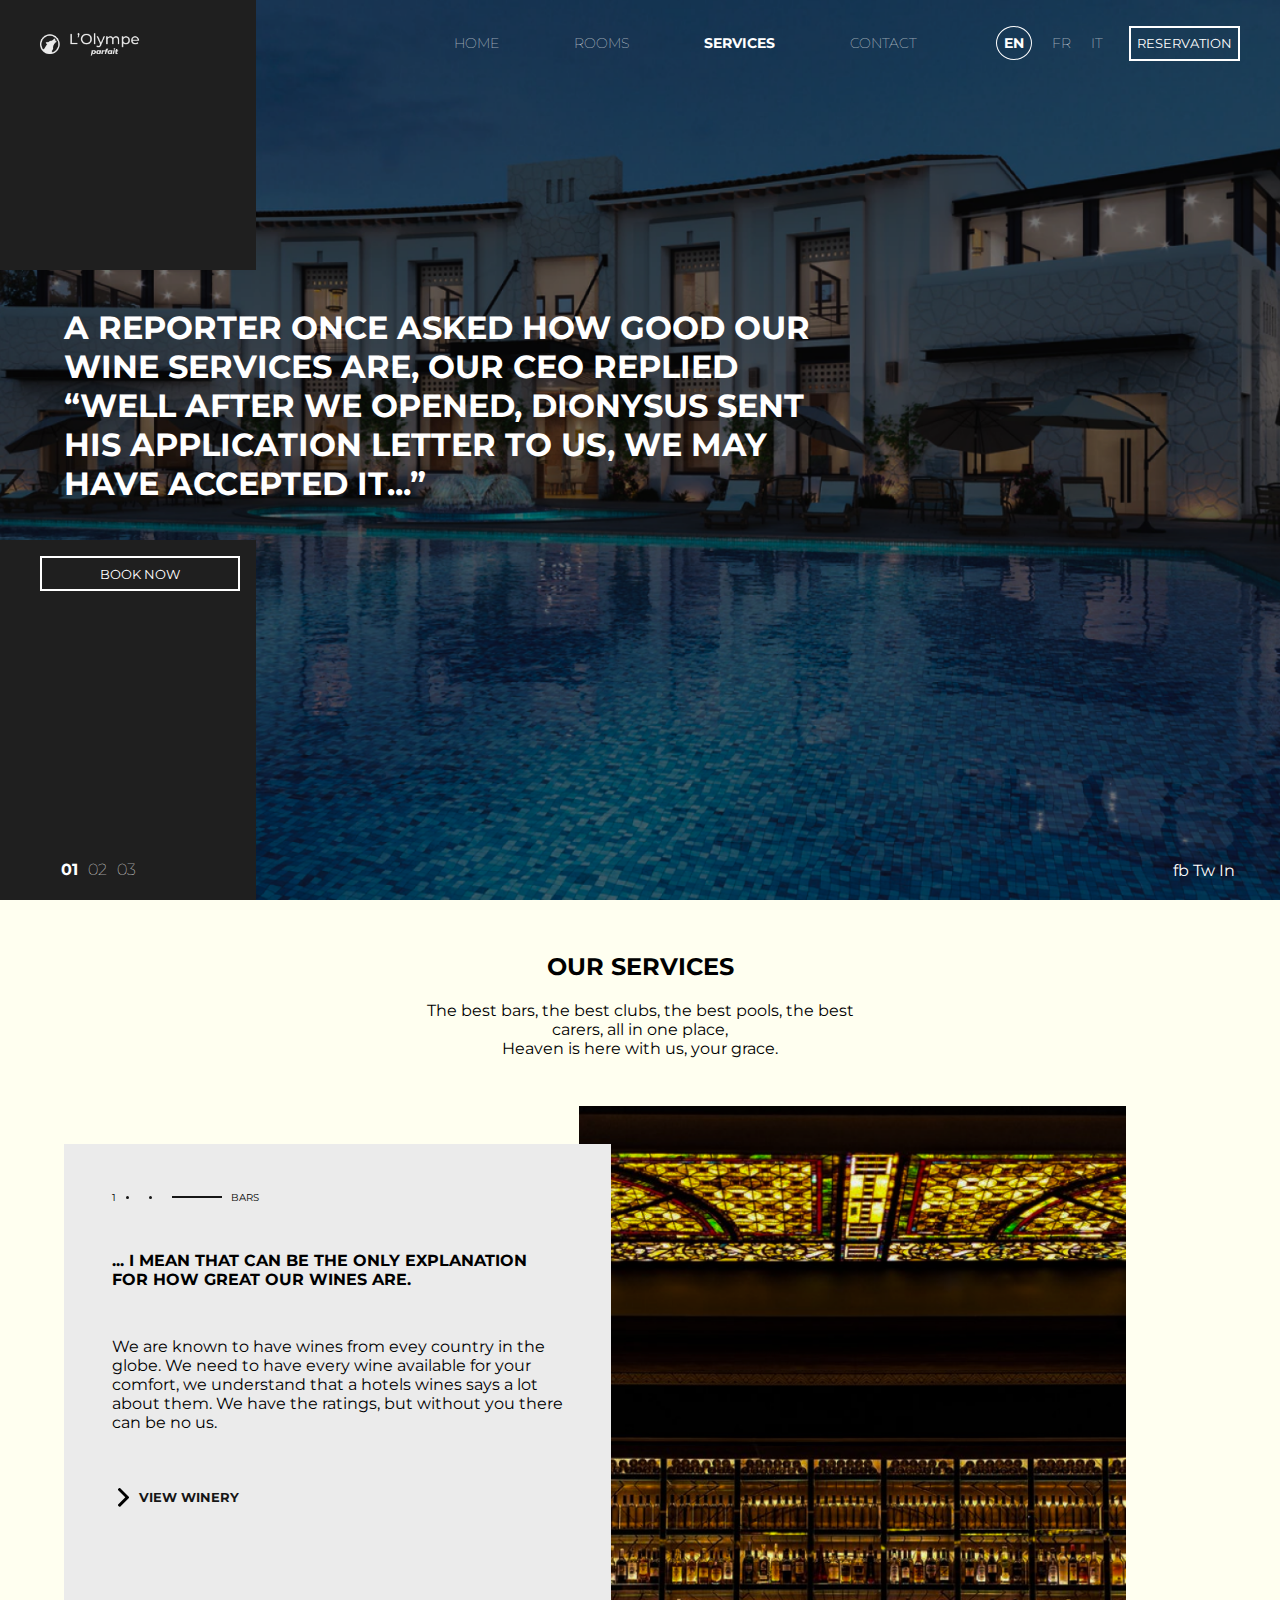
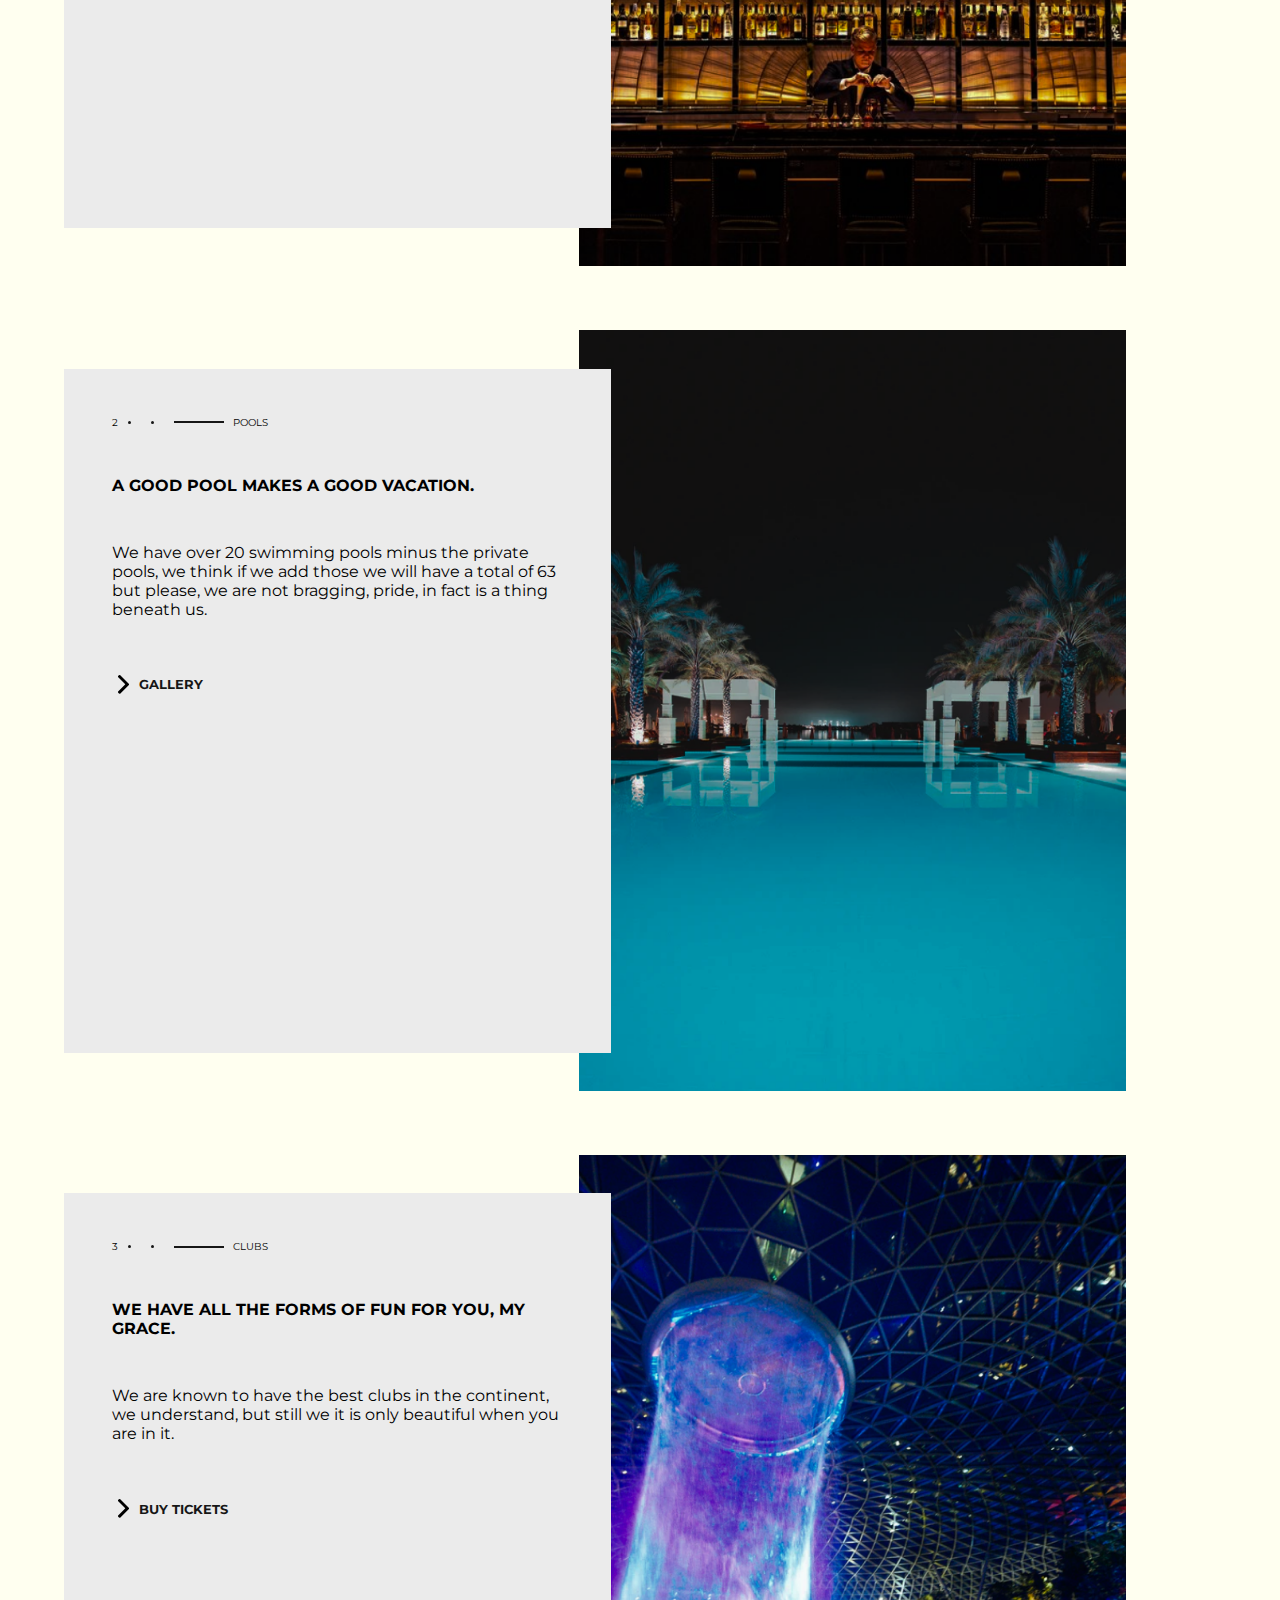
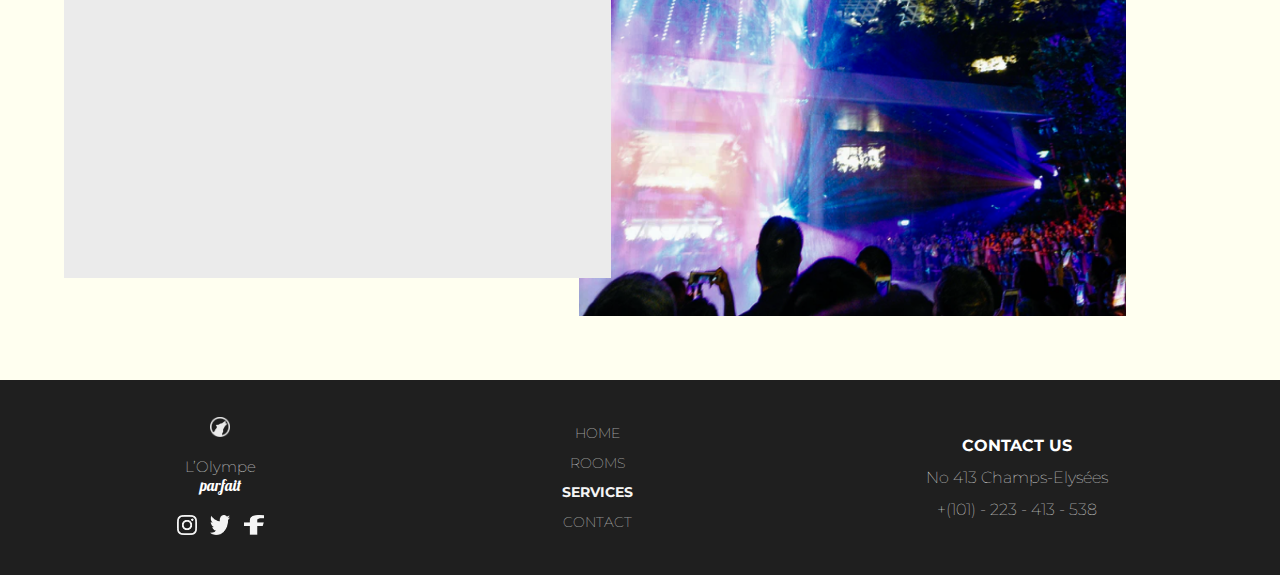
<file: services.html>
<!DOCTYPE html>
<html lang="en">
<head>
  <meta charset="UTF-8">
  <meta name="viewport" content="width=device-width, initial-scale=1.0">
  <link rel="stylesheet" href="css/header-nav.css">
  <link rel="stylesheet" href="css/landing-page.css">
  <link rel="stylesheet" href="/css/footer.css">
  <link rel="stylesheet" href="/css/services.css">
  <link href="https://fonts.googleapis.com/css2?family=Lobster&family=Montserrat:wght@100;300;400&display=swap" rel="stylesheet">
  <title>Team Neon-Omega</title>
</head>
<body>
 <!-- ------ BACKGROUND CAROUSEL --------------- -->
 <div class="carousel slide carousel-fade" data-ride="carousel">
  <div class="item active">
  </div>
  <div class="item">
  </div>
  <div class="item">
  </div>
</div>
<section class="header">

<!-- ----------------- HEADER ---------------------------------- -->
<header>
  <img src="./img/assets/Logo.png" alt="I-Olympe-parfait-logo">
  <nav id="nav">
    <ul class="nav">
      <li><a href="/index.html">home</a></li>
      <li><a href="./rooms.html">rooms</a></li>
      <li class="active"><a href="./services.html">services</a></li>
      <li><a href="./contact.html">contact</a></li>
    </ul>
    <ul class="lang">
      <li class="active">en</li>
      <li>fr</li>
      <li>it</li>
    </ul>
    <button class="btn reserv">reservation</button>
  </nav>
  <!--  MOBILE HAMBURGER -->
  <img src="./img/assets/hamBurger.png" alt="" id="h_burger" class="hamburger h_burger">
</header>

<div class="container">
  <div class="gray-div first"></div>

<h1>A reporter once asked how
  good our wine services are,
  our CEO replied “Well after
  we opened, Dionysus sent 
  his application letter to us,
  we may have accepted it...”
</h1>

<div class="gray-div second">
  <div class="booking-cont">
    <button class="btn book-now">book now</button>
    <div>
      <div class="counter">
        <ul>
          <li class="active">01</li>
          <li>02</li>
          <li>03</li>
<!--               <li>04</li> -->
        </ul>
      </div>
    </div>
  </div>
</div>
</div>
<div class="social">
  <span><a href="#">fb</a></span>
  <span><a href="#">tw</a></span>
  <span><a href="#">in</a></span>
</div>
</section>
<main>
<!-- build main content here -->
<section class="home-main-cont">
  <div class="services-header">
    <h2>our services</h2>
    <p>
      The best bars, the best clubs, the best pools, the best <br> 
      carers, all in one place, <br>
      Heaven is here with us, your grace.
    </p>
  </div>
  <div class="container">
    <div class="info">
      <div class="title-cont">
        <span class="num">1</span>
        <p class="dot"></p>
        <p class="dot"></p>
        <p class="line"></p>
        <span class="title">BARS</span>
      </div>
      <h4 class="info-header">
        ... I MEAN THAT CAN BE THE ONLY EXPLANATION FOR HOW 
        GREAT OUR WINES ARE.
      </h4>
      <p class="info-paragraph">
        We are known to have wines from evey country in the 
        globe. We need to have every wine available for your 
        comfort, we understand that a hotels wines says a lot 
        about them. We have the ratings, but without you     
        there can be no us.
      </p>
      <button cla\btn><img src="/img/assets/arrow-right.png" alt=""> VIEW WINERY</button>
    </div>

    <div class="img-cont">
      <img src="/img/bars.png" alt="">
    </div>
  </div>
  <div class="container">
    
    <div class="info">
      <div class="title-cont">
        <span class="num">2</span>
        <p class="dot"></p>
        <p class="dot"></p>
        <p class="line"></p>
        <span class="title">POOLS</span>
      </div>
      <h4 class="info-header">
        A GOOD POOL MAKES A GOOD
        VACATION.
      </h4>
      <p class="info-paragraph">
        We have over 20  swimming pools minus the private 
        pools, we think if we add those we will have a total of
        63 but please, we are not bragging, pride, in fact is a 
        thing beneath us. 
      </p>
      <button cla\btn><img src="/img/assets/arrow-right.png" alt=""> GALLERY</button>
    </div>

    <div class="img-cont">
      <img src="/img/swim.png" alt="">
    </div>
  </div>
  <div class="container">
    
    <div class="info">
      <div class="title-cont">
        <span class="num">3</span>
        <p class="dot"></p>
        <p class="dot"></p>
        <p class="line"></p>
        <span class="title">CLUBS</span>
      </div>
      <h4 class="info-header">
        WE HAVE ALL THE FORMS OF FUN
        FOR YOU, MY GRACE.      
      </h4>
      <p class="info-paragraph">
        We are known to have the best clubs in the continent, we
        understand, but still we it is only beautiful when you are
        in it.  
      </p>
      <button cla\btn><img src="/img/assets/arrow-right.png" alt=""> BUY TICKETS</button>
    </div>

    <div class="img-cont">
      <img src="/img/club.png" alt="">
    </div>
  </div>
</section>
</main>
<!-- dont do the footer -->
<footer>
<div class="logo-socials-cont">
  <img src="/img/footer-logo.png" alt="logo">
  <p> L’Olympe <br> <span>parfait</span></p>
  <div class="socials">
    <img src="/img/assets/ig.png" alt="">
    <img src="/img/assets/twitter.png" alt="">
    <img src="/img/assets/fb.png" alt="">
  </div>
</div>
<div class="footer-nav">
  <ul>
    <li>home</li>
      <li><a href="./rooms.html">rooms</a></li>
      <li class="active"><a href="./services.html">services</a></li>
      <li><a href="./contact.html">contact</a></li>
  </ul>
</div>
<div class="footer-contact">
  <p>CONTACT US</p>
  <p>No 413 Champs-Elysées</p>
  <p>+(101) - 223 - 413 - 538</p>
</div>
</footer>
<script src="js/script.js"></script>
</body>
</html>
</file>
<file: css/header-nav.css>
* {
    box-sizing: border-box;
}

body {
    margin: 0em;
    padding: 0em;
    font-family: 'Montserrat', sans-serif !important;
    background-color: transparent;
}

button {
    font-family: 'Montserrat', sans-serif;
    height: 35px;
    background: transparent;
    color: #ffffff;
    text-transform: uppercase;
    border: 2px solid #ffffff;
}

ul {
    list-style: none;
    padding: 0em 1em;
}

h1{
    width: 60%;
    font-size: lighter;
    margin-left: 2em;
}
/* ------------------- CAROUSEL ----------------------------- */
.carousel .item {
    opacity: 0;
    transition-property: opacity;
}

.carousel .active {
    opacity: 1;
}


.item:nth-child(1) {
    background: url("/img/image-1.png") no-repeat center center;
    -webkit-background-size: cover;
    -moz-background-size: cover;
    -o-background-size: cover;
    background-size: cover;
}

.item:nth-child(2) {
    background: url("/img/image-2.png") no-repeat center center;
    -webkit-background-size: cover;
    -moz-background-size: cover;
    -o-background-size: cover;
    background-size: cover;
}

.item:nth-child(3) {
    background: url(/img/img-3.png) no-repeat center center;
    -webkit-background-size: cover;
    -moz-background-size: cover;
    -o-background-size: cover;
    background-size: cover;
}

.carousel {
    z-index: -99;
}

.carousel, .carousel .item {
    position: absolute;
    width: 100%;
    height: 100%;
}

.fade {
    -webkit-animation-name: fade;
    -webkit-animation-duration: 2s;
    animation-name: fade;
    animation-duration: 5s;
}

@keyframes fade {
    from {opacity: .8} 
    to {opacity: 1}
}

/* ---------------------HEADER --------------------------- */
.header {
    width: 100%;
    height: 100vh;
    color: #ffffff;
    text-transform: uppercase;
}

.header header {
    display: flex;
    align-items: center;
    justify-content: space-between;
    padding: 0em 2.5em;
}

.header header img {
    width: 100px;
}

nav {
    width: 70%;
}

nav, nav .nav, nav .lang {
    display: flex;
    align-items: center;
    justify-content: space-around;
}
nav .nav {
    width: 70%;
}
nav .nav li, nav .lang li {
    margin: 10px;
    font-size: .9em;
    font-weight: lighter;
}

nav .nav li.active, .counter > ul > .active {
    font-weight: bold;
}

header li a {
  color: inherit;
  text-decoration: none;
}

nav .lang li.active{
    border: 1px solid #ffffff;
    padding: 7px;
    font-weight: bold;
    border-radius: 100%;
}

.hamburger{
    display: none;
    cursor: pointer;
}

.show-nav {
    display: block;
}

.header header .hamburger {
    width: 30px;
}

.header .container {
    height: 100vh;
    display: flex;
    flex-direction: column;
    justify-content: space-between;
    margin: 0;
    position: absolute;
    top: 0%;
    z-index: -1;
}

.header h1 > p {
    font-family: 'Lobster', cursive;
    letter-spacing: .35em;
    font-size: 1.5em;
}

.header .gray-div {
    width: 20%;
    height: 30vh;
    background-color: #1f1f1f;
}

.header .gray-div.second {
    height: 40vh;
    padding: 1em 1em 1em 2.5em;
}

.gray-div.second .booking-cont {
    height: 100%;
    display: flex;
    flex-direction: column;
    justify-content: space-between;
    font-weight: lighter;
}

.counter > ul {
    display: flex;
    margin: 0em;
}

.social {
    position: absolute;
    right: 45px;
    bottom: 20px;
}

.social > span > a {
    text-decoration: none;
    color: #ffffff;
    text-transform: capitalize;
}

.counter > ul > li {
    margin: 5px;
}

@media (max-width: 768px) {
    .header header{ 
        justify-content: space-between;
        padding: 1em 2.5em;
    }
    nav {
        width: 100%;
        height: 93vh;
        display: none;
        background-color: ivory;
        color: #333;
        text-align: center;
        position: absolute;
        top: 50px;
        left: 0px;
    }

    ul.nav {
        width: 100%;
    }

    nav .lang {
        text-align: center;
        flex-direction: column;
    }
    nav .lang li.active {
        text-align: center;
        border-color: #333;
    }
    .hamburger {
        display: inherit;
    }

    nav .nav {
        flex-direction: column;
    }

    button.reserv {
        border-color: #333;
        color: #333;
    }

    .container > h1{
        font-size: 1em;
    }
}

@media (max-width: 450px) {
    .header header{ 
        justify-content: space-between;
        padding: 1em 2.5em;
    }

    nav {
        width: 100%;
        height: 93vh;
        display: none;
        background-color: ivory;
        color: #333;
        text-align: center;
        position: absolute;
        top: 50px;
        left: 0px;
    }

    ul.nav {
        width: 100%;
    }

    nav .lang {
        text-align: center;
        flex-direction: column;
    }
    nav .lang li.active {
        text-align: center;
        border-color: #333;
    }
    .hamburger {
        display: inherit;
    }

    nav .nav {
        flex-direction: column;
    }

    button.reserv {
        border-color: #333;
        color: #333;
    }

    .container > h1{
        font-size: .8em;
    }

    .header .gray-div {
        width: 50%;
    }

    .header .gray-div.second {
        height: 30vh;
    }
}
</file>
<file: css/landing-page.css>
.home-main-cont {
    width: 100%;
    display: flex;
    flex-direction: column;
    justify-content: center;
    background-color: ivory;
    padding: 2em;
}

.home-main-cont > .container {
    width: 90%;
    display: grid;
    grid-template-columns: 1fr 1fr;
    align-items: center;
}

.home-main-cont > .container > .info {
    height: 90%;
    background-color: #EBEBEB;
    position: relative;
    left: 2em;
    z-index: 5;
}

.home-main-cont > .container > .img-cont {
    width: 100%;
    height: 100%;
    background-color: lightcoral;
}

.img-cont > img {
    width: 100%;
    height: 100%;
}


/* INFORMATION CONTAINER */
.container  {
    margin: 2em 0em;
}
.container > .info {
    padding: 3em;
}

.info > .title-cont {
    display: flex;
    flex-direction: row;
    align-items: center;
    font-size: .6em;
}

.title-cont > .dot {
    width: 3px;
    height: 3px;
    border-radius: 100%;
    background-color: #161616;
    margin: 0em 10px;
}

.title-cont > .dot:last-child {
    margin-left: 5px;
}

.title-cont > .line {
    width: 50px;
    height: 2px;
    background-color: #161616;
    margin: 0em 1em;
}

.info > .info-paragraph, .info > h4 {
    margin: 3em 0em;
}

.info button {
    display: flex;
    align-items: center;
    border: none;
    color: #161616;
    font-weight: bold;
}

.info button img {
    margin-right: 10px;
}

@media (max-width: 450px) {
    .home-main-cont > .container {
        display: flex;
        flex-direction: column-reverse;
    }

    .container > .info {
        bottom: 2em;
    }
}
</file>
<file: css/footer.css>
/* 
.footer-nav {
	text-align: center;
	text-transform: uppercase;
	font-size: .85em;
}

footer .footer-nav ul {
	height: 100%;
	display: flex;
	flex-direction: column;
	justify-content: space-evenly;
	margin: 0;
}

footer  a {
	text-decoration: none;
	color: #F5F5F5;
}

.active {
	font-weight: bold;
}


.footer-contact {
	display: flex;
	flex-direction: column;
	justify-content: center;
}

.footer-contact > p {
	text-align: center;
	margin: 0;
	line-height: 2em;
	font-weight: lighter;
}

.footer-contact > p:first-child {
	font-weight: bold;
}

@media (max-width: 450px) {
	footer {
		display: block;
	}

	footer div {
		margin: 1em 0em;
	}

.contact-info {
  display: flex;
	flex-direction: column;
	justify-content: center;
  text-align: center;
}

.contact-info h2 {
	font-family: Montserrat;
	font-style: normal;
	font-weight: bold;
	font-size: 24px;
	line-height: 22px;
	color: #F5F5F5;
	margin-bottom: 0.5em;
}

footer address {
	font-family: Montserrat;
	font-style: normal;
	font-weight: normal;
	font-size: 17px;
	line-height: 29px;
	color: #F5F5F5;
}

.contact-info a {
	font-family: Montserrat;
	font-style: normal;
	font-weight: normal;
	font-size: 17px;
	line-height: 29px;
	color: #F5F5F5;
}


@media (max-width: 508px) {
  footer {
    flex-direction: column;
    align-items: center;
  }

  .icons-socials {
    margin-bottom: 20px;
  }
} */

footer {
	width: 100%;
	display: flex;
	justify-content: space-around;
	background: #1f1f1f;
	color: #fff;
	font-weight: lighter;
	padding: 2em;
}

footer .logo-socials-cont {
	display: flex;
	flex-direction: column;
	justify-content: center;
	align-items: center;
	text-align: center;
}

footer .logo-socials-cont p {
	font-size: .95em;
}

footer .logo-socials-cont span {
	font-family: 'Lobster', cursive;
}

footer .logo-socials-cont img{
	height:20px;
	width: 20px;
	margin: .3em;
}

/* footer svg {
	position: relative;
	width: 20px;
	height: 20px;
	color: #fff;
	margin: 0 1em;
} */

.footer-nav {
	text-align: center;
	text-transform: uppercase;
	font-size: .85em;
}

footer .footer-nav ul {
	height: 100%;
	display: flex;
	flex-direction: column;
	justify-content: space-evenly;
	margin: 0;
}

footer  a {
	text-decoration: none;
	color: #F5F5F5;
}

.active {
	font-weight: bold;
}


.footer-contact {
	display: flex;
	flex-direction: column;
	justify-content: center;
}

.footer-contact > p {
	text-align: center;
	margin: 0;
	line-height: 2em;
	font-weight: lighter;
}

.footer-contact > p:first-child {
	font-weight: bold;
}

@media (max-width: 450px) {
	footer {
		display: block;
	}

	footer div {
		margin: 1em 0em;
	}
}
</file>
<file: css/contact.css>
@import url('https://fonts.googleapis.com/css2?family=Poppins:wght@400;500;700&display=swap');

body {
    font-family: 'Poppins', sans-serif;
}
* {
    margin: 0;
    padding: 0;
    box-sizing: border-box;
}

main {

    margin-top: 100px;

    width: 100vw;
    display: flex;
    justify-content: center;
}
.images-section {

    width: 400px;


    width: 30vw;

    height: 70vh;
    text-align: center;
    margin-top: 3rem;
}
.images-section img {

    width: 370px;
    max-width: 100%;

    height: 100%;
}

.form-section {

    width: 500px;
    max-width: 100%;

    margin-top: 3rem;
    margin-left: 2.5rem;
}
.form-section h2 {
    text-transform: uppercase;
    font-size: 1.6rem;
    font-weight: 500;
}
.form__input {
    margin-top: 2rem;
    width: 100%;
    position: relative;
}
.form__input input {
    border: none;
    border-bottom: 3px solid #000000;
    width: 100%;
    height: 2rem;
    padding: 20px 0;
    font-size: 1rem;
    color: #7A7A7A;
    outline: none;
    background: none;
}
.form__input label {
    position: absolute;
    top: 0;
    left: 0;
    pointer-events: none;
    font-size: 1rem;
    padding: 16px 0;
    transition: 0.5s;
    color: #7A7A7A;
    text-transform: none;
    font-weight: 500;
}
.form__input input:focus + label,
.form__input input:valid + label {
    top: -23px;
    font-size: 0.7rem;
    font-weight: 700;
}
.form__input textarea {
    border: none;
    width: 100%;
    border-bottom: 3px solid #000000;
    height: 6rem;
    outline: none;
    resize: none;
}
.form__input textarea + label {
    top: 0;
    padding-top: 0;
}
.form__input textarea:focus + label {
    top: -16px;
    font-size: 0.7rem;
    font-weight: 700;
}
.form__button {
    display: flex;
    justify-content: center;
}
input[type="submit"] {
    margin: 2rem auto;
    padding: 0.5rem 3rem;
    font-size: 1rem;
    background: none;
    border: 2px solid #000000;
    border-radius: 8px;
    letter-spacing: 1px;
    font-weight: 500;
    outline: none;
}
input[type="submit"]:hover {
    background: #333;
    color: #fff;
    border: 2px solid #333;
}
.form-section__footer {
    display: flex;
    margin-top: 1.5rem;
    justify-content: center;
    align-items: center;
}
.form-section__footer p {
    text-transform: none;
    font-weight: 500;
    font-size: 0.8rem;
}
.icons {
    display: flex;
}
.icons i {
    margin: 0 1rem;
    font-size: 1.4rem;
    color: #333;
}
.icons .fa-facebook {
    margin-left: 8px;
}

@media (max-width: 640px) {
    main {
        flex-direction: column;
        align-items: center;
    }
    .images-section {
        width: 80vw;

        margin-top: 20px;

    }
    .form-section {
        width: 80vw;
        margin: 0;
    }
}
</file>
<file: css/rooms.css>
.ul {
	display: flex;
	margin: 0em 0em 2em 0em;
	padding: 0;
}

.ul li {
	font-size: .9em;
	margin-right: 2em;
}

.book-btn {
	padding: 0;
}

.book-btn a{
    align-self: flex-start;
    text-decoration: none;
    border: 2px solid #3d3d3d;
    padding: 0.5em;
    color: #000;
}
</file>
<file: css/services.css>
.services-header {
    text-align: center;
}

.services-header h2 {
    text-transform: uppercase;
}
</file>
